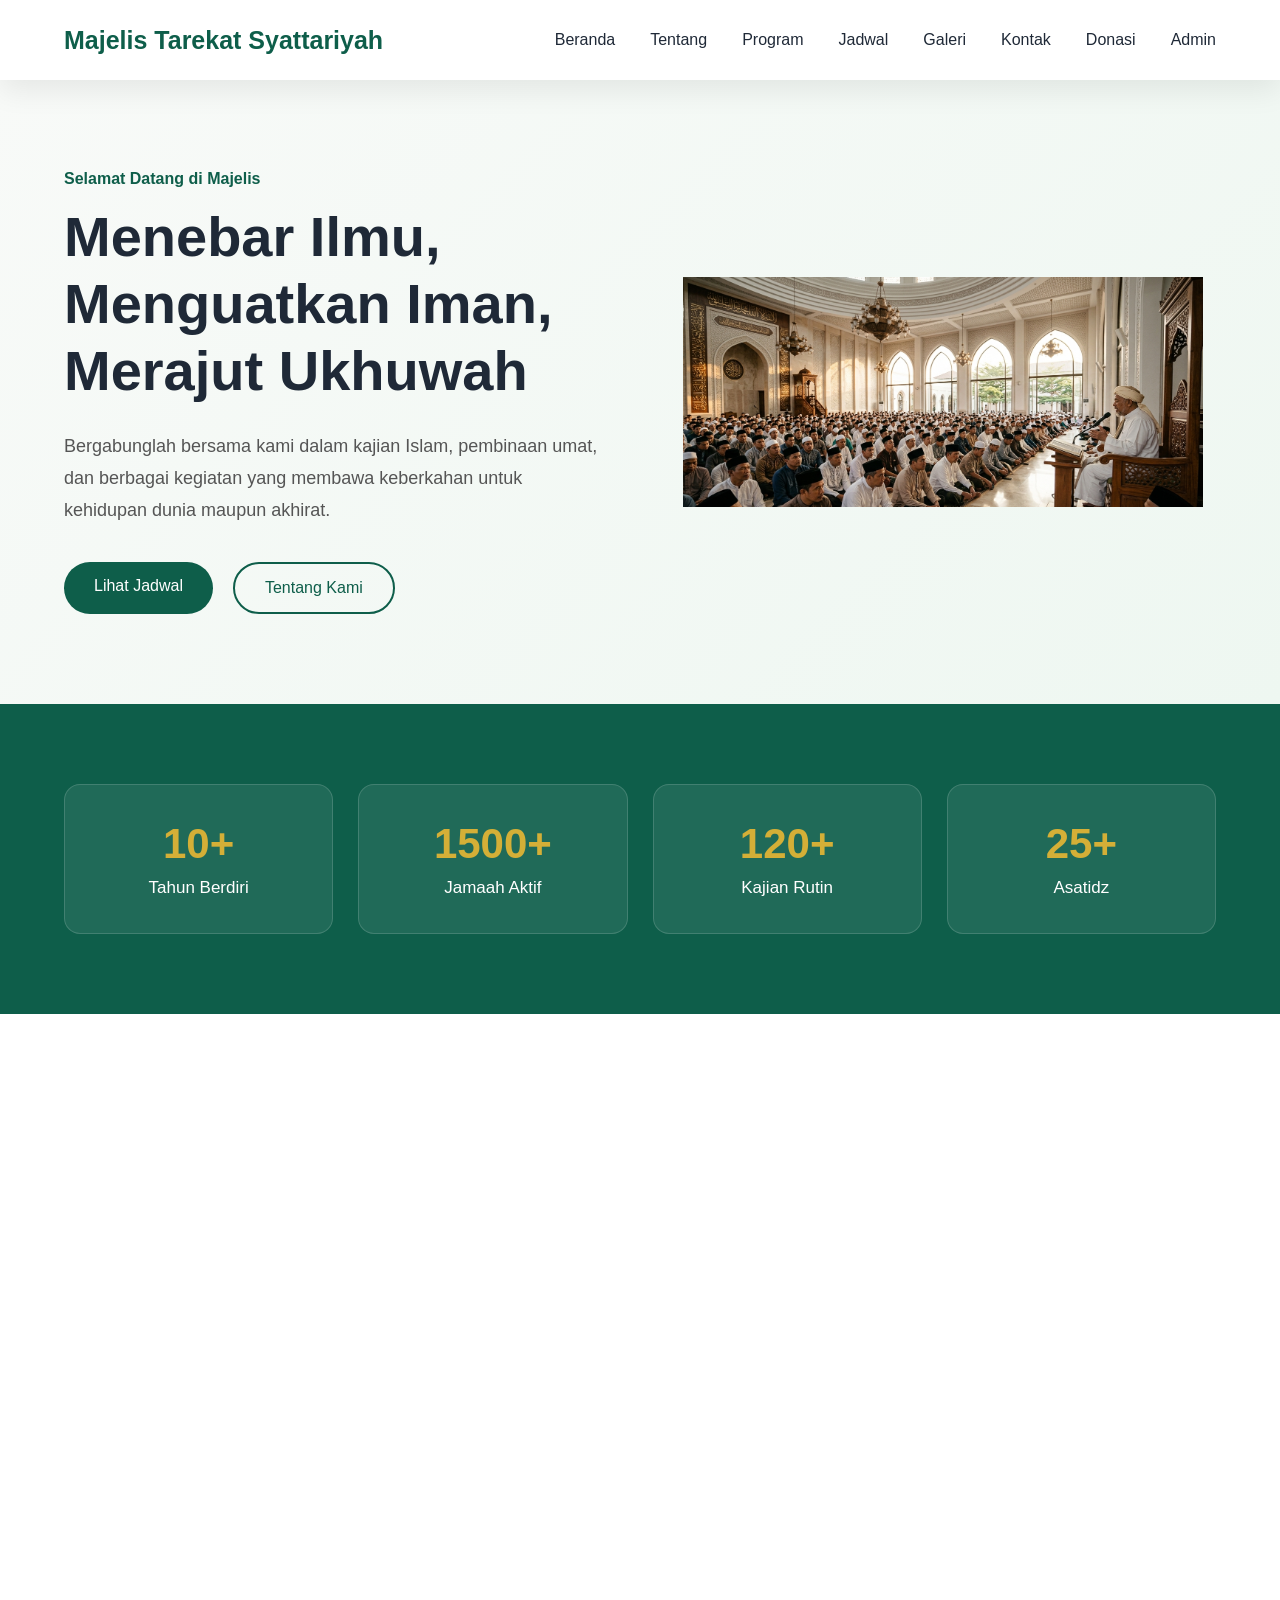
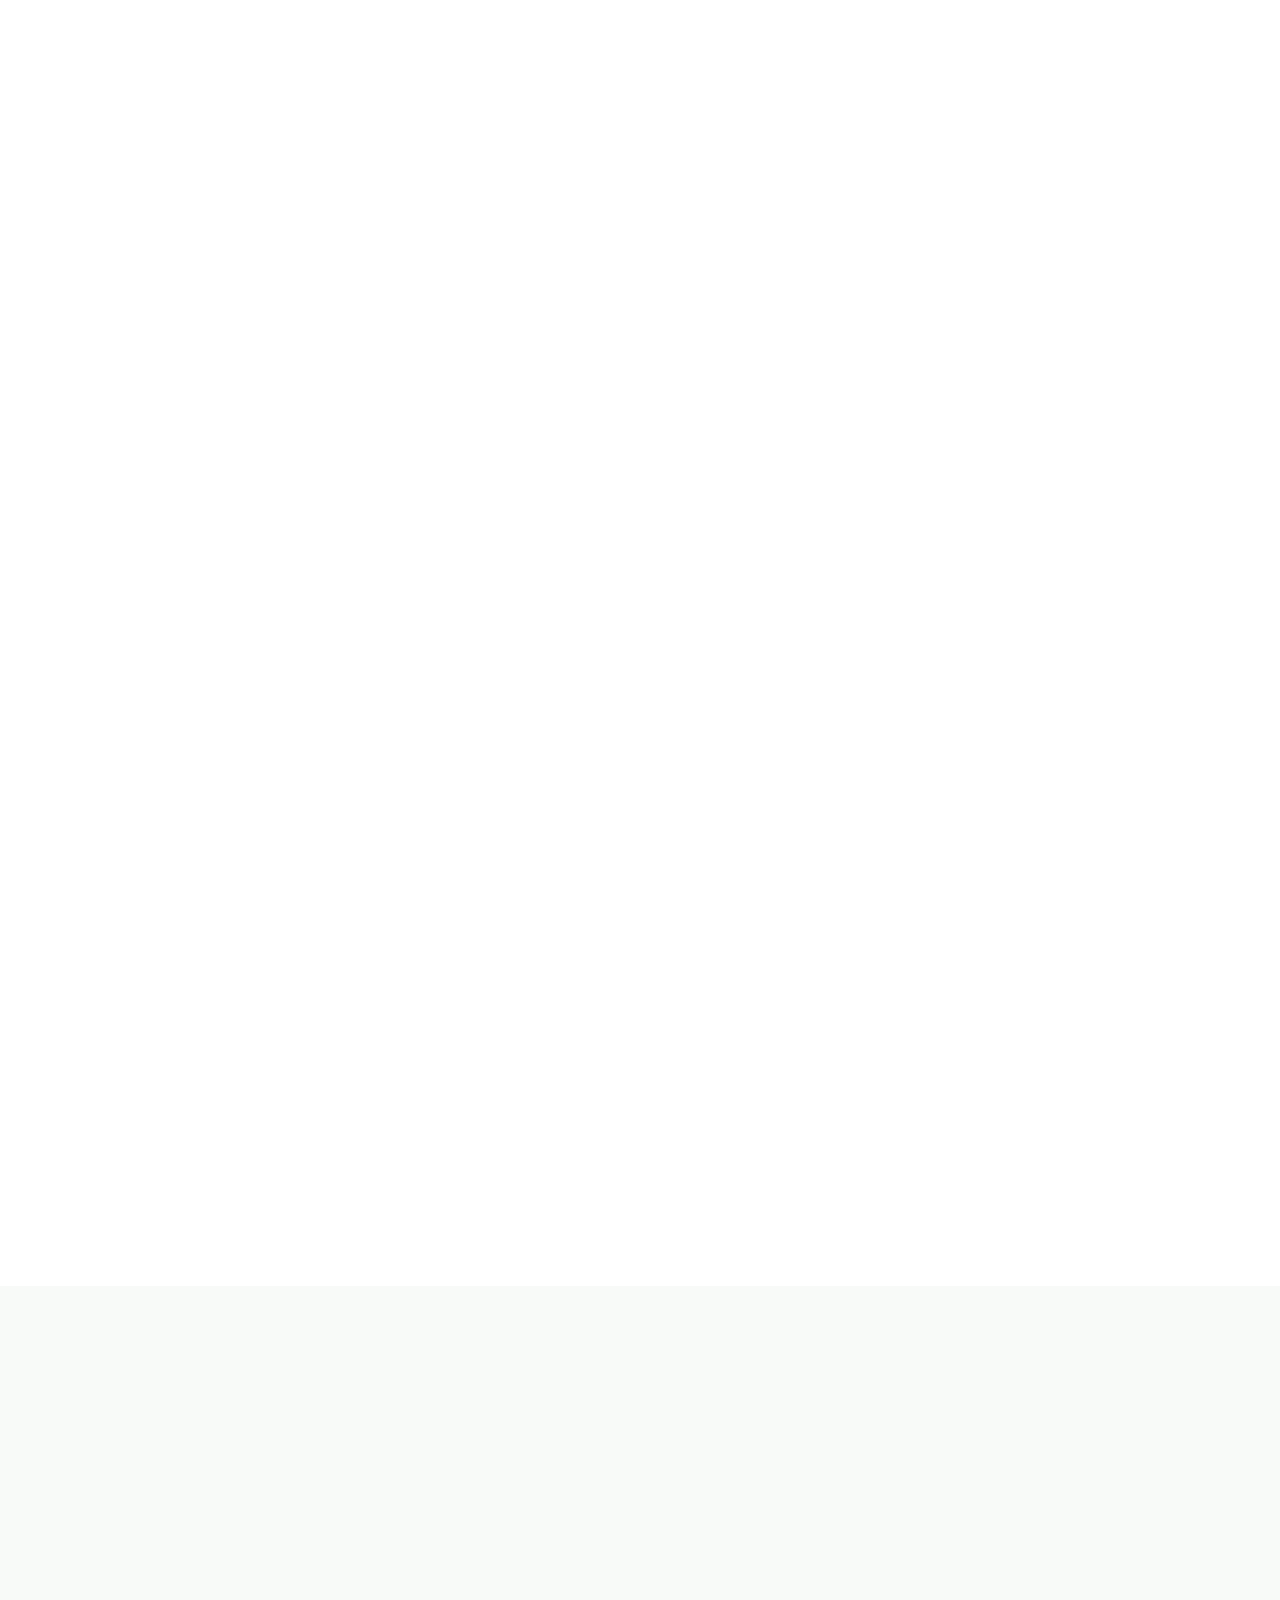
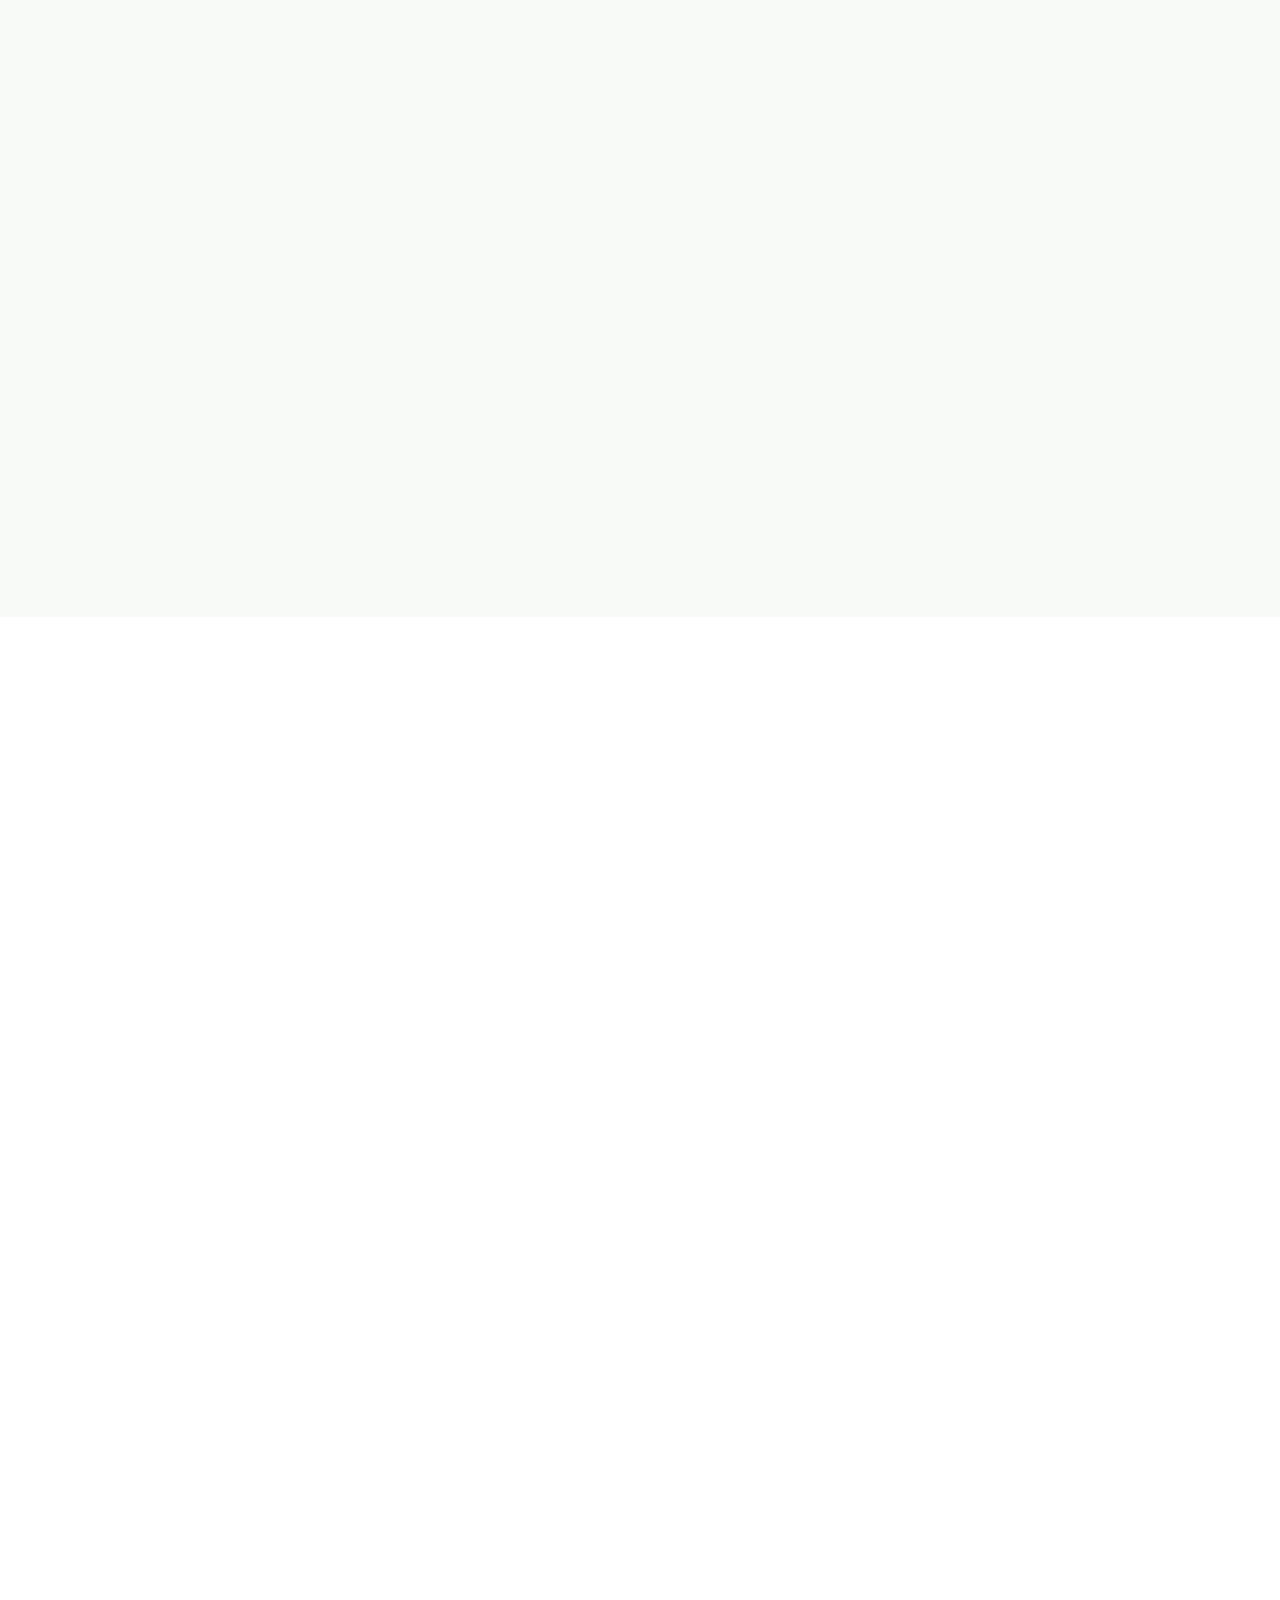
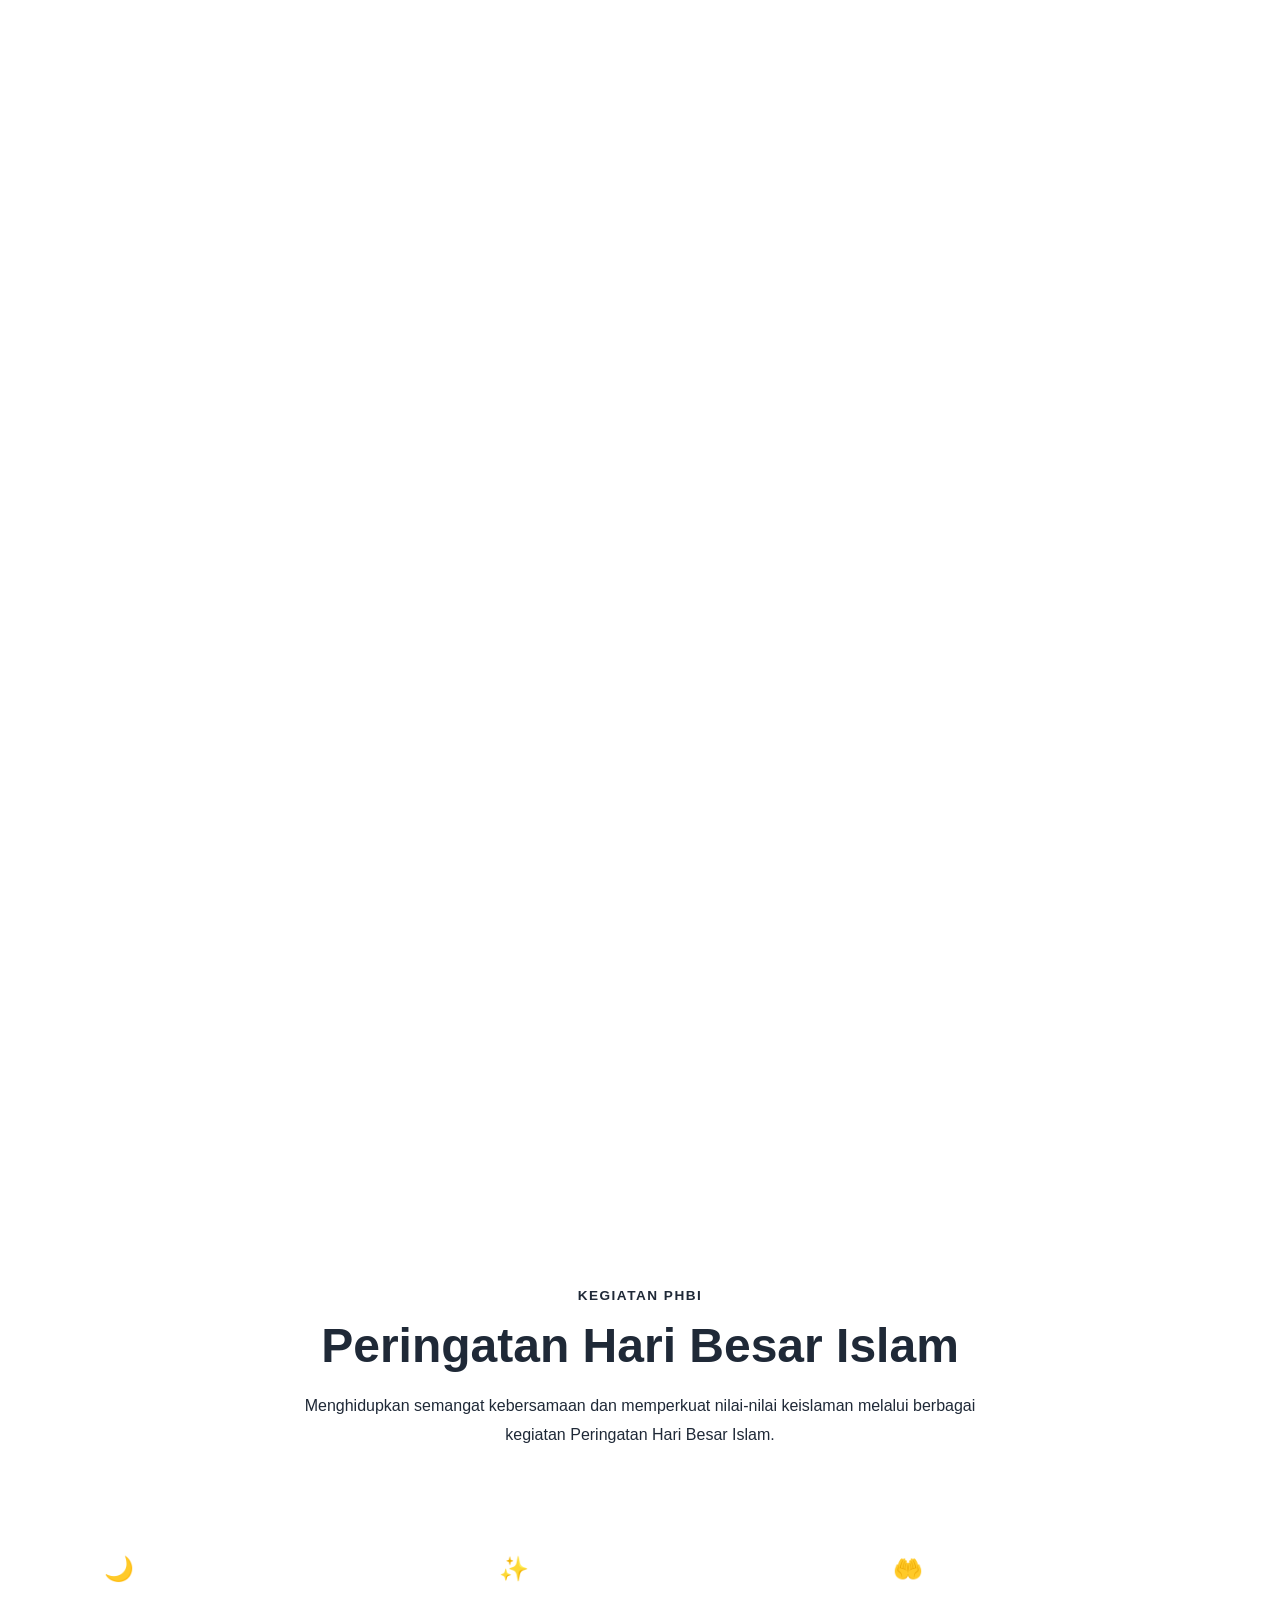
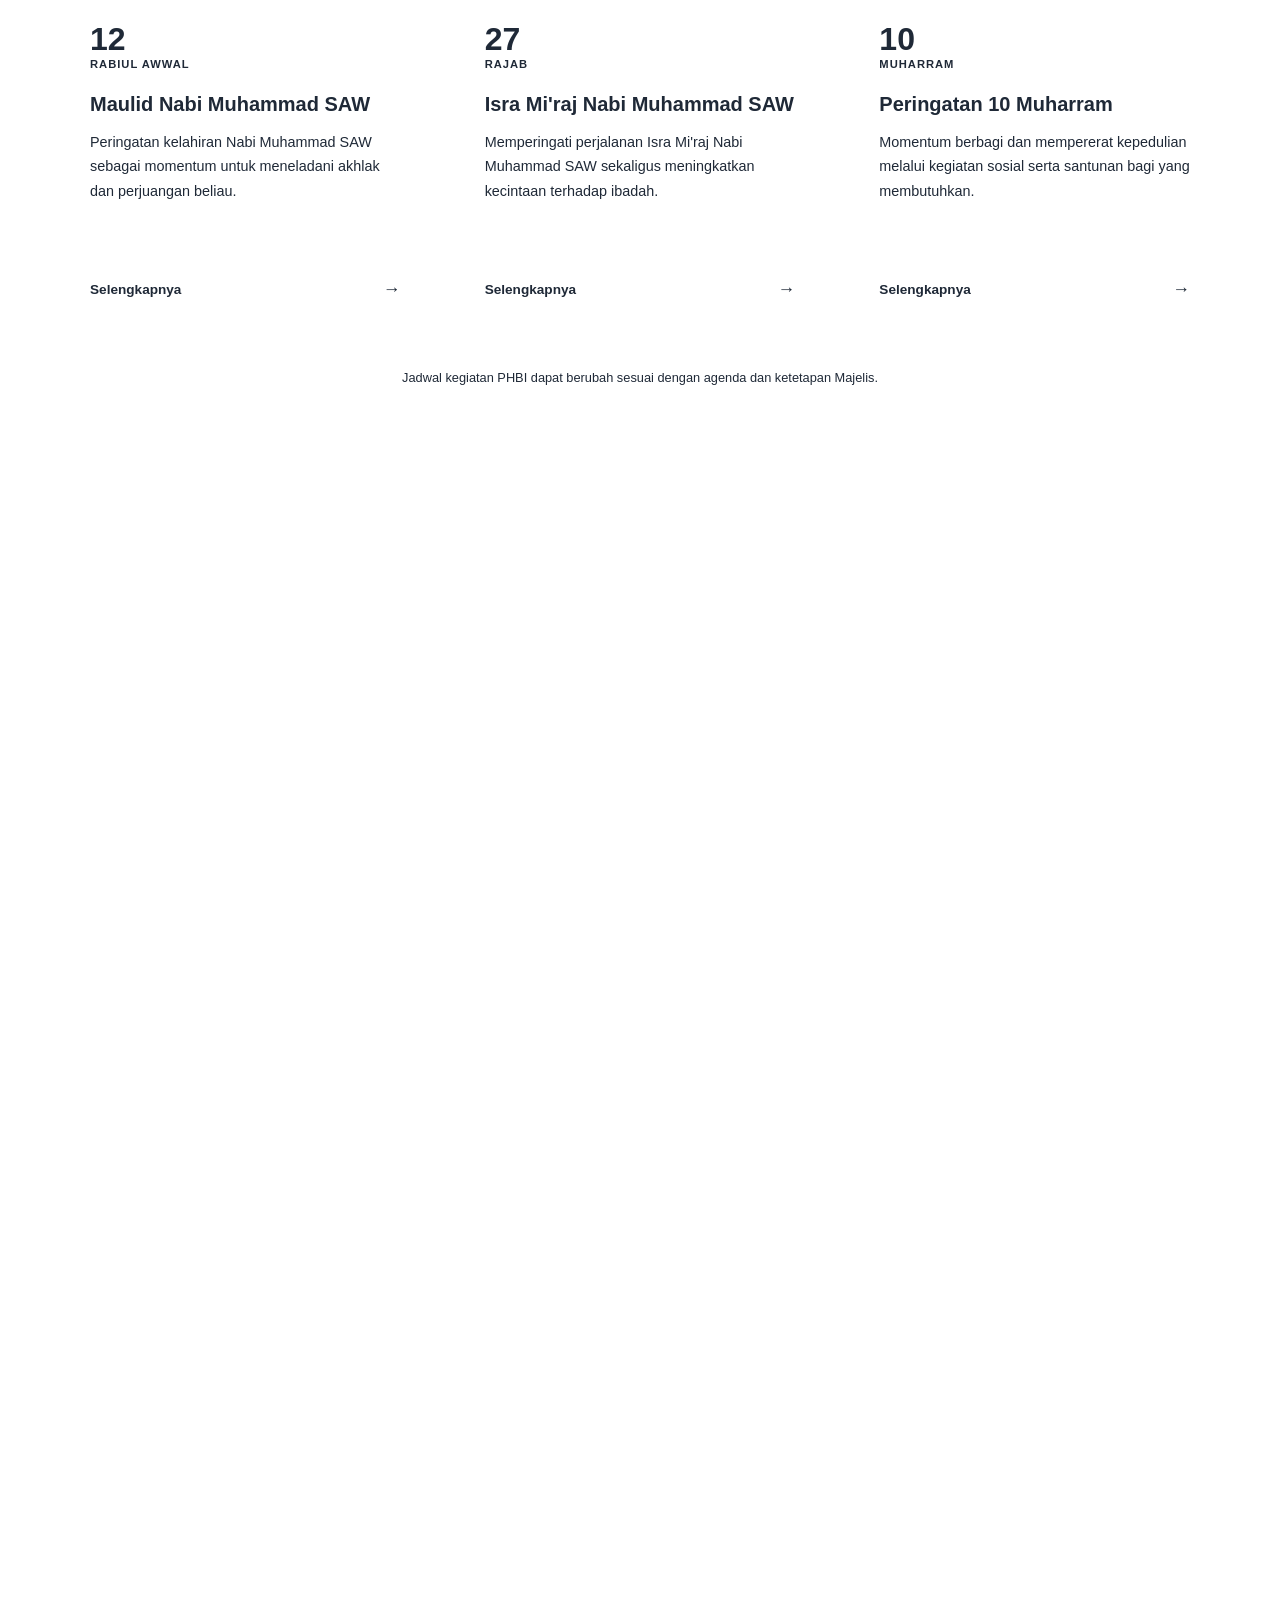
<file: index.html>
<!DOCTYPE html>
<html lang="id">
<head>
    <meta charset="UTF-8">
    <meta name="viewport" content="width=device-width, initial-scale=1.0">

    <title>Majelis</title>

    <link rel="stylesheet" href="css/variables.css">
    <link rel="stylesheet" href="css/components.css">
    <link rel="stylesheet" href="css/style.css">
    <link rel="stylesheet" href="css/animations.css">
    <link rel="stylesheet" href="css/responsive.css">
</head>
<body>

    <div id="app"></div>

    <script type="module" src="js/app.js"></script>
    <script type="module" src="js/utils/animation.js"></script>

</body>
</html>
</file>
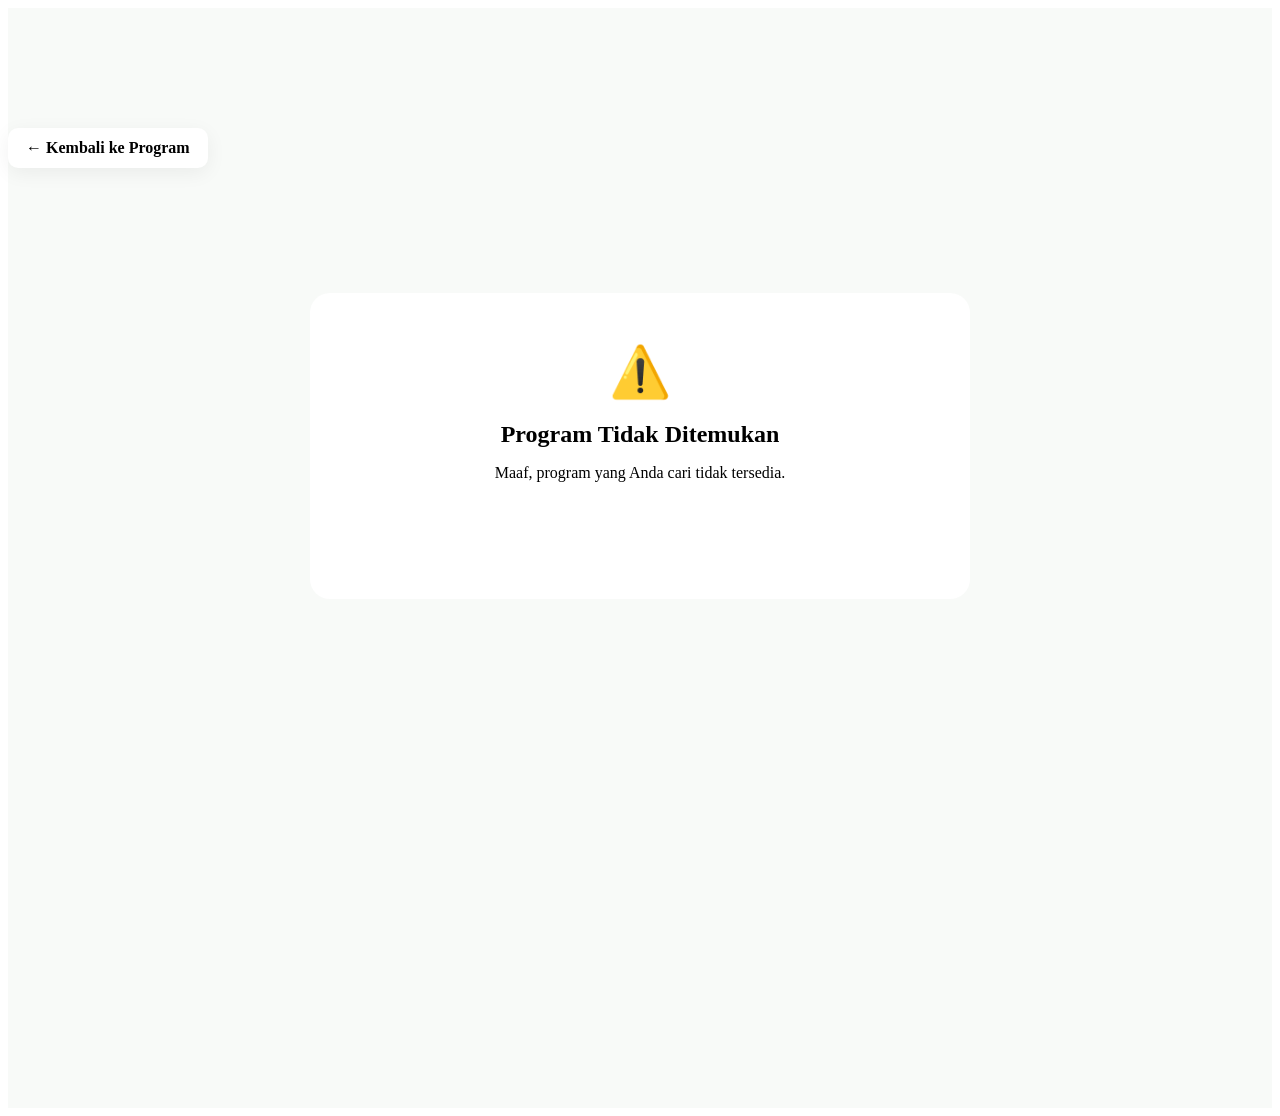
<file: html/detail-program.html>
<!DOCTYPE html>
<html lang="id">

<head>

    <meta charset="UTF-8">

    <meta name="viewport" content="width=device-width, initial-scale=1.0">

    <title>Detail Program | Majelis</title>

    <!-- <link rel="stylesheet" href="css/global.css"> -->
    <link rel="stylesheet" href="../css/program-detail.css">

</head>

<body>

    <main>

        <section class="program-detail">

            <div class="container">

                <a href="../index.html#program" class="back-button">
                    ← Kembali ke Program
                </a>

                <div id="program-detail-content">

                    <!-- Konten diisi oleh JavaScript -->

                </div>

            </div>

        </section>

    </main>

    <script type="module" src="../js/sections/program-detail.js"></script>

</body>

</html>
</file>
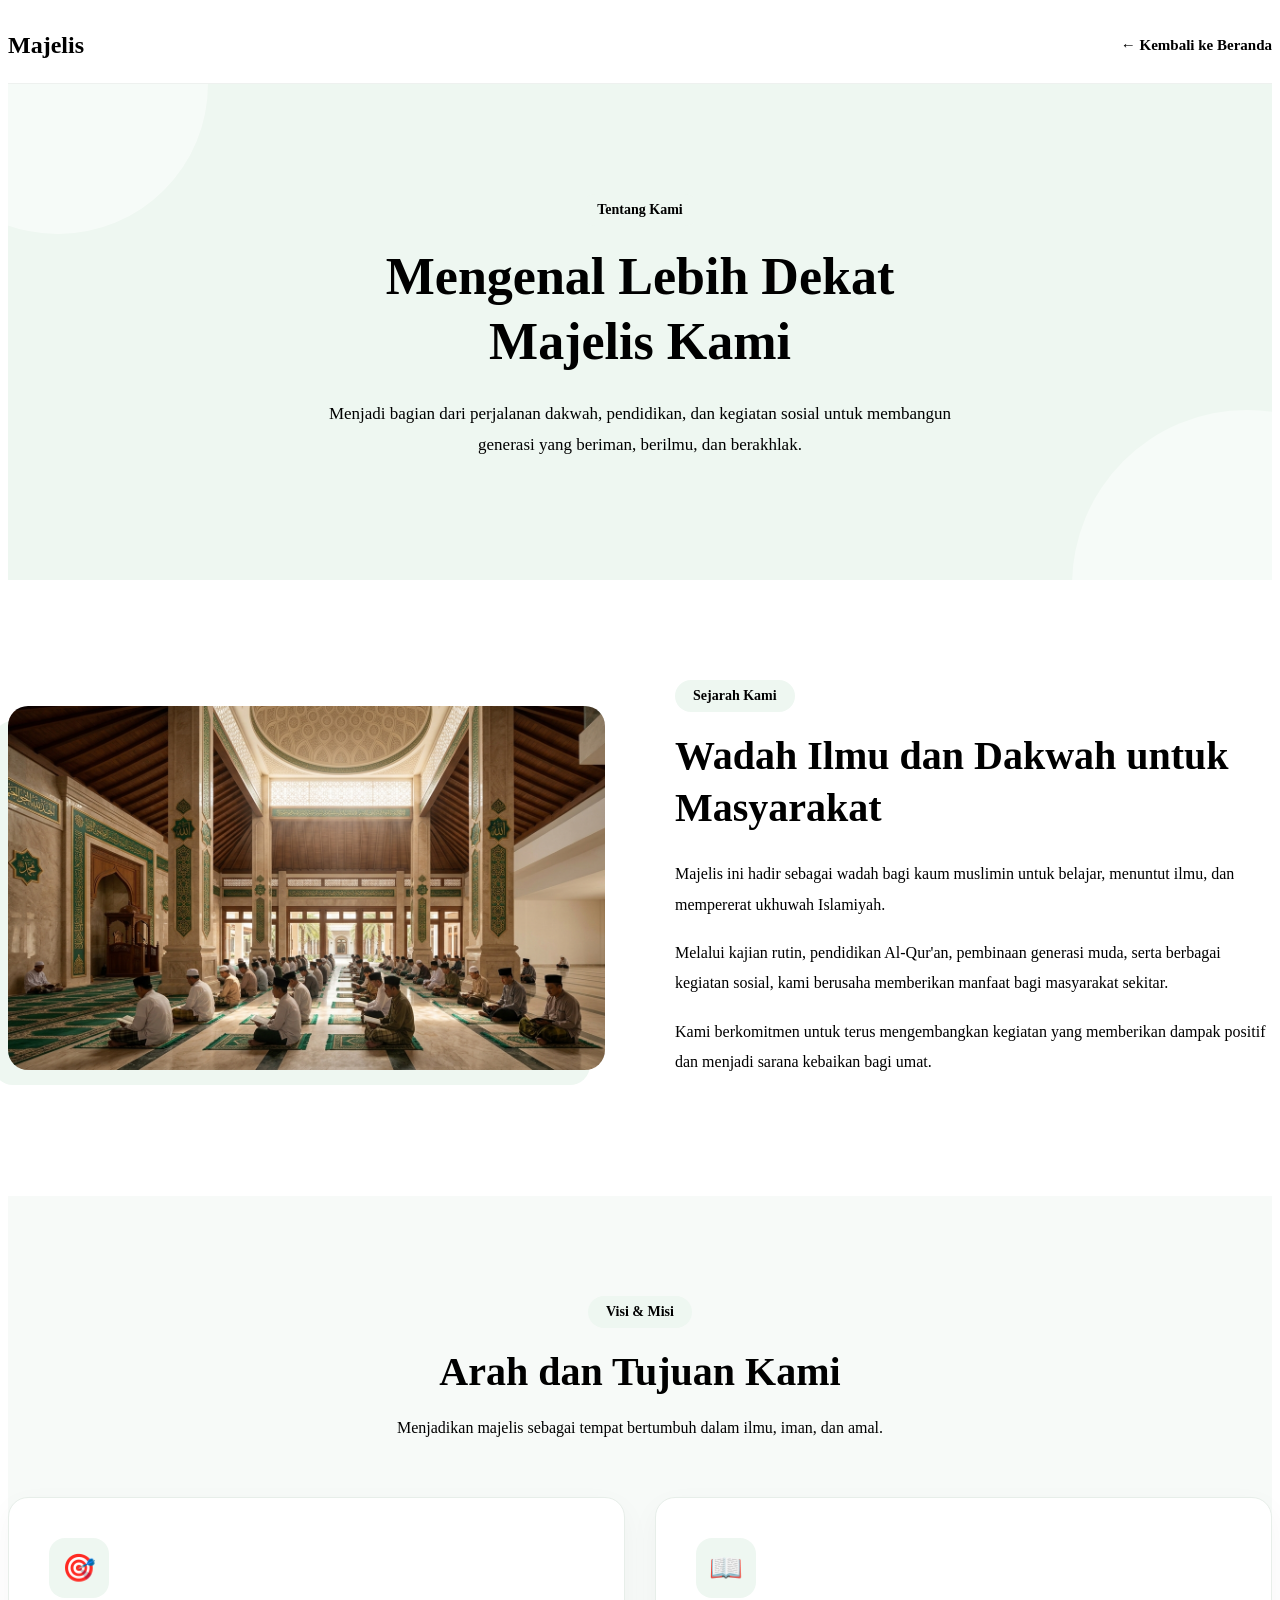
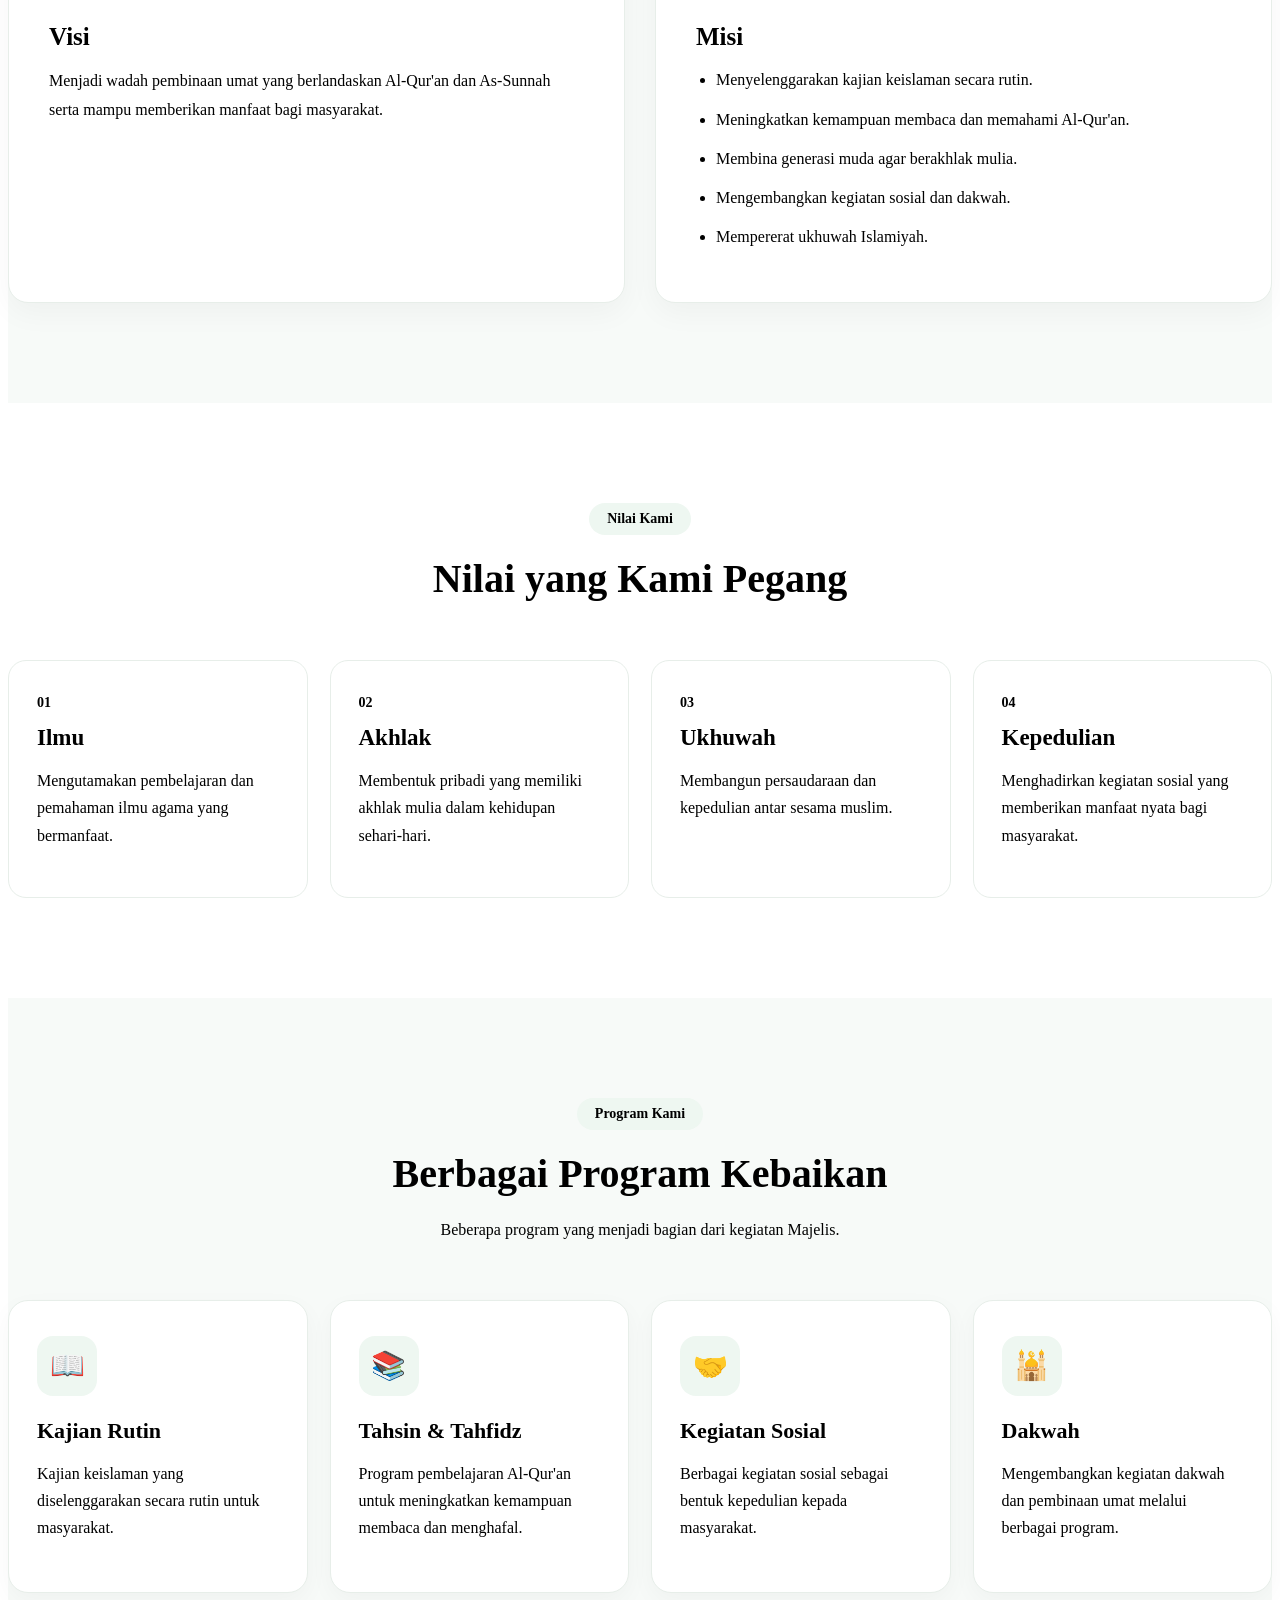
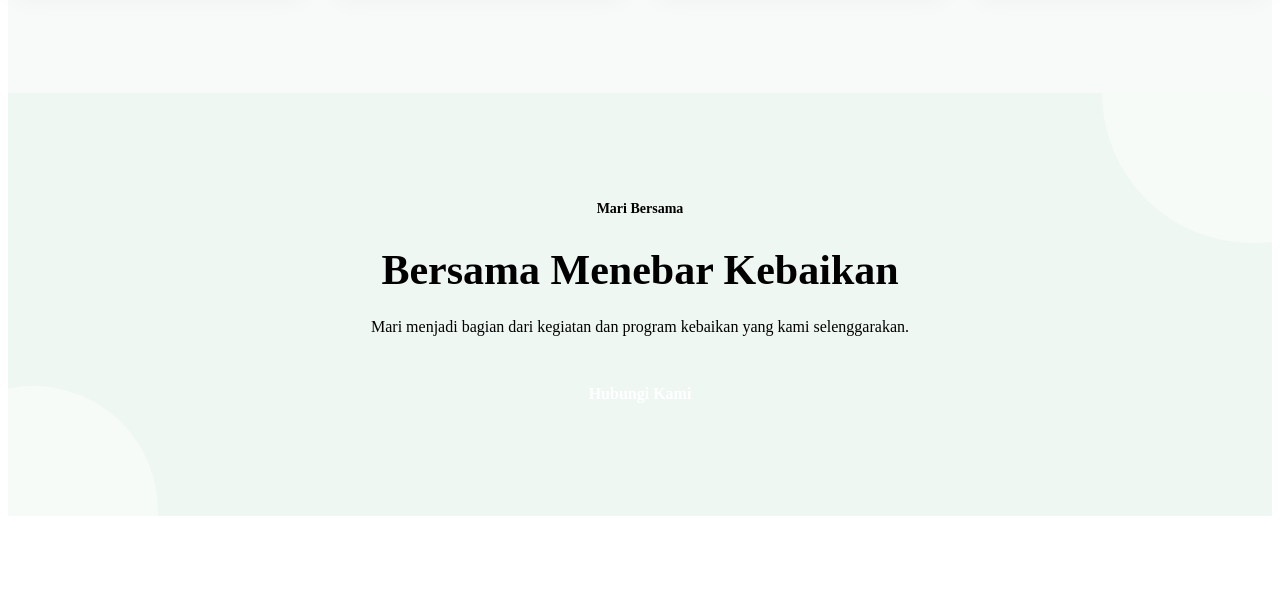
<file: html/tentang.html>
<!DOCTYPE html>
<html lang="id">

<head>

    <meta charset="UTF-8">

    <meta name="viewport" content="width=device-width, initial-scale=1.0">

    <title>Tentang Kami | Majelis</title>

    <link rel="stylesheet" href="../css/tentang.css">
    <link rel="stylesheet" href="../css/tentangres.css">

</head>

<body>

    <!-- =========================
         NAVBAR
    ========================== -->

    <header class="about-navbar">

        <div class="container navbar-content">

            <a href="../index.html" class="logo">
                Majelis
            </a>

            <a href="../index.html" class="back-home">
                ← Kembali ke Beranda
            </a>

        </div>

    </header>


    <!-- =========================
         HERO
    ========================== -->

    <section class="about-hero">

        <div class="container">

            <span class="section-tag">
                Tentang Kami
            </span>

            <h1>
                Mengenal Lebih Dekat
                <span>Majelis Kami</span>
            </h1>

            <p>
                Menjadi bagian dari perjalanan dakwah, pendidikan,
                dan kegiatan sosial untuk membangun generasi
                yang beriman, berilmu, dan berakhlak.
            </p>

        </div>

    </section>


    <!-- =========================
         SEJARAH
    ========================== -->

    <section class="about-history">

        <div class="container about-grid">

            <div class="about-image">

                <img
                    src="../assets/images/about.png"
                    alt="Tentang Majelis"
                >

            </div>

            <div class="about-text">

                <span class="section-tag">
                    Sejarah Kami
                </span>

                <h2>
                    Wadah Ilmu dan Dakwah
                    untuk Masyarakat
                </h2>

                <p>
                    Majelis ini hadir sebagai wadah bagi kaum muslimin
                    untuk belajar, menuntut ilmu, dan mempererat
                    ukhuwah Islamiyah.
                </p>

                <p>
                    Melalui kajian rutin, pendidikan Al-Qur'an,
                    pembinaan generasi muda, serta berbagai kegiatan
                    sosial, kami berusaha memberikan manfaat
                    bagi masyarakat sekitar.
                </p>

                <p>
                    Kami berkomitmen untuk terus mengembangkan
                    kegiatan yang memberikan dampak positif
                    dan menjadi sarana kebaikan bagi umat.
                </p>

            </div>

        </div>

    </section>


    <!-- =========================
         VISI MISI
    ========================== -->

    <section class="vision-mission">

        <div class="container">

            <div class="section-heading">

                <span class="section-tag">
                    Visi & Misi
                </span>

                <h2>
                    Arah dan Tujuan Kami
                </h2>

                <p>
                    Menjadikan majelis sebagai tempat bertumbuh
                    dalam ilmu, iman, dan amal.
                </p>

            </div>


            <div class="vm-grid">

                <!-- VISI -->

                <div class="vm-card">

                    <div class="vm-icon">
                        🎯
                    </div>

                    <h3>
                        Visi
                    </h3>

                    <p>
                        Menjadi wadah pembinaan umat yang berlandaskan
                        Al-Qur'an dan As-Sunnah serta mampu memberikan
                        manfaat bagi masyarakat.
                    </p>

                </div>


                <!-- MISI -->

                <div class="vm-card">

                    <div class="vm-icon">
                        📖
                    </div>

                    <h3>
                        Misi
                    </h3>

                    <ul>

                        <li>
                            Menyelenggarakan kajian keislaman secara rutin.
                        </li>

                        <li>
                            Meningkatkan kemampuan membaca dan memahami Al-Qur'an.
                        </li>

                        <li>
                            Membina generasi muda agar berakhlak mulia.
                        </li>

                        <li>
                            Mengembangkan kegiatan sosial dan dakwah.
                        </li>

                        <li>
                            Mempererat ukhuwah Islamiyah.
                        </li>

                    </ul>

                </div>

            </div>

        </div>

    </section>


    <!-- =========================
         NILAI
    ========================== -->

    <section class="values">

        <div class="container">

            <div class="section-heading">

                <span class="section-tag">
                    Nilai Kami
                </span>

                <h2>
                    Nilai yang Kami Pegang
                </h2>

            </div>


            <div class="values-grid">

                <div class="value-card">

                    <span>01</span>

                    <h3>
                        Ilmu
                    </h3>

                    <p>
                        Mengutamakan pembelajaran dan pemahaman
                        ilmu agama yang bermanfaat.
                    </p>

                </div>


                <div class="value-card">

                    <span>02</span>

                    <h3>
                        Akhlak
                    </h3>

                    <p>
                        Membentuk pribadi yang memiliki akhlak
                        mulia dalam kehidupan sehari-hari.
                    </p>

                </div>


                <div class="value-card">

                    <span>03</span>

                    <h3>
                        Ukhuwah
                    </h3>

                    <p>
                        Membangun persaudaraan dan kepedulian
                        antar sesama muslim.
                    </p>

                </div>


                <div class="value-card">

                    <span>04</span>

                    <h3>
                        Kepedulian
                    </h3>

                    <p>
                        Menghadirkan kegiatan sosial yang memberikan
                        manfaat nyata bagi masyarakat.
                    </p>

                </div>

            </div>

        </div>

    </section>


    <!-- =========================
         PROGRAM
    ========================== -->

    <section class="about-program">

        <div class="container">

            <div class="section-heading">

                <span class="section-tag">
                    Program Kami
                </span>

                <h2>
                    Berbagai Program Kebaikan
                </h2>

                <p>
                    Beberapa program yang menjadi bagian dari
                    kegiatan Majelis.
                </p>

            </div>


            <div class="program-grid">

                <div class="program-card">

                    <div class="program-icon">
                        📖
                    </div>

                    <h3>
                        Kajian Rutin
                    </h3>

                    <p>
                        Kajian keislaman yang diselenggarakan
                        secara rutin untuk masyarakat.
                    </p>

                </div>


                <div class="program-card">

                    <div class="program-icon">
                        📚
                    </div>

                    <h3>
                        Tahsin & Tahfidz
                    </h3>

                    <p>
                        Program pembelajaran Al-Qur'an untuk
                        meningkatkan kemampuan membaca dan menghafal.
                    </p>

                </div>


                <div class="program-card">

                    <div class="program-icon">
                        🤝
                    </div>

                    <h3>
                        Kegiatan Sosial
                    </h3>

                    <p>
                        Berbagai kegiatan sosial sebagai bentuk
                        kepedulian kepada masyarakat.
                    </p>

                </div>


                <div class="program-card">

                    <div class="program-icon">
                        🕌
                    </div>

                    <h3>
                        Dakwah
                    </h3>

                    <p>
                        Mengembangkan kegiatan dakwah dan pembinaan
                        umat melalui berbagai program.
                    </p>

                </div>

            </div>

        </div>

    </section>


    <!-- =========================
         CTA
    ========================== -->

    <section class="about-cta">

        <div class="container">

            <span class="section-tag">
                Mari Bersama
            </span>

            <h2>
                Bersama Menebar Kebaikan
            </h2>

            <p>
                Mari menjadi bagian dari kegiatan dan program
                kebaikan yang kami selenggarakan.
            </p>

            <a href="index.html#kontak" class="btn-primary">
                Hubungi Kami
            </a>

        </div>

    </section>


    <!-- =========================
         FOOTER
    ========================== -->

    <footer class="about-footer">

        <div class="container">

            <p>
                © 2026 Majelis. Semua Hak Dilindungi.
            </p>

        </div>

    </footer>


</body>

</html>
</file>
<file: css/variables.css>
:root{

    --primary:#0E5E4A;
    --primary-dark:#094838;

    --secondary:#D4AF37;

    --white:#ffffff;

    --light:#f8f9fa;

    --dark:#1f2937;

    --text:#555;

    --shadow:0 10px 30px rgba(0,0,0,.08);

    --radius:10px;

    --transition:.3s;

    --container:1200px;

}
</file>
<file: css/components.css>
html,
body {
    width: 100%;
    max-width: 100%;
    overflow-x: hidden;
}

/* ===========================

*        NAVBAR*

=========================== */

.navbar{

    width:100%;

    position:sticky;

    top:0;

    z-index:999;

    background:var(--white);

    box-shadow:var(--shadow);

}

.navbar .container{

    display:flex;

    justify-content:space-between;

    align-items:center;

    height:80px;

}

.logo{

    font-size:25px;

    font-weight:bold;

    color:var(--primary);

}

.nav-menu{

    display:flex;

    gap:35px;

}

.nav-menu a{

    color:var(--dark);

    font-weight:500;

    transition:var(--transition);

}

.nav-menu a:hover{

    color:var(--primary);

}

.btn-donasi{

    background:var(--primary);

    color:white;

    padding:12px 22px;

    border-radius:50px;

    transition:var(--transition);

}

.btn-donasi:hover{

    background:var(--primary-dark);

}

/*=========================

*        HAMBURGER*

==========================*/

.hamburger{

    display:none;

    width:45px;

    height:45px;

    border:none;

    background:none;

    cursor:pointer;

    position:relative;

}

.hamburger span{

    position:absolute;

    left:8px;

    width:28px;

    height:3px;

    background:var(--primary);

    transition:.35s;

}

.hamburger span:nth-child(1){

    top:12px;

}

.hamburger span:nth-child(2){

    top:21px;

}

.hamburger span:nth-child(3){

    top:30px;

}

/* ACTIVE */

.hamburger.active span:nth-child(1){

    transform:rotate(45deg);

    top:21px;

}

.hamburger.active span:nth-child(2){

    opacity:0;

}

.hamburger.active span:nth-child(3){

    transform:rotate(-45deg);

    top:21px;

}

/* ===========================
            HERO
=========================== */

.hero{
    padding:90px 0;
    background:linear-gradient(
        135deg,
        #f8faf8,
        #eef7f1
    )
}

.hero-content{
    display:flex;
    justify-content:space-between;
    align-items:center;
    gap:60px;
}

.hero-text{
    flex:1;
}

.hero-subtitle{
    display:inline-block;
    color:var(--primary);
    font-weight:600;
    margin-bottom:15px;
}

.hero h1{
    font-size:56px;
    line-height:1.2;
    color:var(--dark);
    margin-bottom:25px;
}

.hero p{
    font-size:18px;
    line-height:1.8;
    color:var(--text);
    margin-bottom:35px;
}

.hero-buttons{
    display:flex;
    gap:20px;
}

.btn-primary{
    background:var(--primary);
    color:#fff;
    padding:15px 30px;
    border-radius:50px;
    transition:.3s;
}

.btn-primary:hover{
    background:var(--primary-dark);
}

.btn-secondary{
    border:2px solid var(--primary);
    color:var(--primary);
    padding:15px 30px;
    border-radius:50px;
    transition:.3s;
}

.btn-secondary:hover{

    background:var(--primary);

    color:#fff;

}

.hero-image{

    flex:1;

    display:flex;

    justify-content:center;

}

.hero-image img{

    width:100%;

    max-width:520px;

}

/* ===========================
        STATISTICS
=========================== */

.statistics{

    padding:80px 0;

    background:var(--primary);

}

.statistics-grid{

    display:grid;

    grid-template-columns:repeat(4,1fr);

    gap:25px;

}

.stat-card{

    background:rgba(255,255,255,.08);

    border:1px solid rgba(255,255,255,.15);

    border-radius:16px;

    text-align:center;

    padding:35px 20px;

    transition:.3s;

}

.stat-card:hover{

    transform:translateY(-8px);

    background:rgba(255,255,255,.15);

}

.stat-card h2{

    font-size:42px;

    color:var(--secondary);

    margin-bottom:10px;

}

.stat-card p{

    color:white;

    font-size:17px;

}

/* ===========================
            ABOUT
=========================== */

.about{

    padding:100px 0;

    background:#fff;

}

.about-content{

    display:flex;

    align-items:center;

    gap:70px;

}

.about-image{

    flex:1;

}

.about-image img{

    width:100%;

    border-radius:20px;

    box-shadow:var(--shadow);

}

.about-text{

    flex:1;

}

.section-tag{

    display:inline-block;

    padding:8px 18px;

    background:#eef7f1;

    color:var(--primary);

    border-radius:30px;

    font-weight:600;

    margin-bottom:20px;

}

.about-text h2{

    font-size:42px;

    line-height:1.3;

    margin-bottom:25px;

    color:var(--dark);

}

.about-text p{

    font-size:17px;

    line-height:1.9;

    color:var(--text);

    margin-bottom:20px;

}

.about-list{

    display:grid;

    grid-template-columns:repeat(2,1fr);

    gap:18px;

    margin:35px 0;

}

.about-item{

    display:flex;

    align-items:center;

    gap:10px;

    color:var(--dark);

    font-weight:500;

}

/* ===========================
        PROGRAMS
=========================== */

.programs{

    padding:100px 0;

    background:#f8faf8;

}

.section-header{

    text-align:center;

    margin-bottom:60px;

}

.section-header h2{

    font-size:42px;

    margin:20px 0;

}

.section-header p{

    max-width:650px;

    margin:auto;

    color:var(--text);

    line-height:1.8;

}

.program-grid{

    display:grid;

    grid-template-columns:repeat(3,1fr);

    gap:30px;

}

.program-card{

    background:#fff;

    border-radius:18px;

    padding:35px;

    box-shadow:var(--shadow);

    transition:.3s;

}

.program-card:hover{

    transform:translateY(-10px);

}

.program-icon{

    width:70px;

    height:70px;

    border-radius:50%;

    background:#eef7f1;

    display:flex;

    justify-content:center;

    align-items:center;

    font-size:34px;

    margin-bottom:25px;

}

.program-card h3{

    margin-bottom:18px;

    color:var(--dark);

}

.program-card p{

    line-height:1.8;

    color:var(--text);

    margin-bottom:25px;

}

.program-card a{

    color:var(--primary);

    font-weight:600;

}

/* ===========================
        OPERATIONAL
=========================== */

.operational{

    padding:100px 0;

    background:#f8faf8;

}


/* ===========================
        HEADER
=========================== */

.operational-header{

    max-width:750px;

    margin-left:auto;
    margin-right:auto;

}

.operational-header h2{

    color:var(--dark);

}


/* ===========================
        GRID
=========================== */

.operational-grid{

    display:grid;

    grid-template-columns:repeat(2, 1fr);

    gap:30px;

}


/* ===========================
        CARD
=========================== */

.operational-card{

    position:relative;

    display:flex;

    align-items:flex-start;

    gap:25px;

    padding:35px;

    background:#fff;

    border-radius:20px;

    box-shadow:var(--shadow);

    border:1px solid transparent;

    overflow:hidden;

    transition:
        transform .35s ease,
        box-shadow .35s ease,
        border-color .35s ease;

}


/* Decorative element */

.operational-card::before{

    content:"";

    position:absolute;

    width:120px;

    height:120px;

    right:-55px;

    top:-55px;

    background:rgba(14,94,74,.06);

    border-radius:50%;

    transition:.4s ease;

}


/* Hover */

.operational-card:hover{

    transform:translateY(-8px);

    box-shadow:
        0 18px 40px rgba(0,0,0,.10);

    border-color:rgba(14,94,74,.12);

}

.operational-card:hover::before{

    transform:scale(1.5);

}


/* ===========================
        ICON
=========================== */

.operational-icon{

    position:relative;

    flex-shrink:0;

    width:70px;

    height:70px;

    display:flex;

    justify-content:center;

    align-items:center;

    background:#eef7f1;

    border-radius:18px;

    color:var(--primary);

    transition:
        transform .35s ease,
        background .35s ease;

}

.operational-icon span{

    font-size:32px;

    line-height:1;

}

.operational-card:hover .operational-icon{

    transform:
        translateY(-4px)
        rotate(-3deg);

    background:var(--primary);

}


/* ===========================
        CONTENT
=========================== */

.operational-content{

    position:relative;

    flex:1;

}

.operational-content h3{

    margin-bottom:12px;

    font-size:22px;

    color:var(--dark);

    transition:.3s ease;

}

.operational-card:hover
.operational-content h3{

    color:var(--primary);

}

.operational-content p{

    color:var(--text);

    line-height:1.8;

    font-size:16px;

}


/* ===========================
        SCROLL ANIMATION
=========================== */

.operational .reveal{

    opacity:0;

    transform:translateY(50px);

    transition:
        opacity .8s ease,
        transform .8s ease;

}

.operational .reveal.active{

    opacity:1;

    transform:translateY(0);

}


/* Stagger animation */

.operational-card:nth-child(1){

    transition-delay:.1s;

}

.operational-card:nth-child(2){

    transition-delay:.2s;

}

.operational-card:nth-child(3){

    transition-delay:.3s;

}

.operational-card:nth-child(4){

    transition-delay:.4s;

}

/* ==================================================
   WAKAF TANAH
================================================== */

.waqf {
    padding: 100px 0;
    background: var(--bg-primary);
}


/* ==================================================
   HEADER
================================================== */

.waqf-header {
    max-width: 760px;
    margin: 0 auto 60px;
    text-align: center;
}

.waqf-header .section-label {
    display: inline-block;
    margin-bottom: 14px;

    font-size: 0.85rem;
    font-weight: 700;

    letter-spacing: 1.5px;
    text-transform: uppercase;

    color: var(--primary-color);
}

.waqf-header h2 {
    margin-bottom: 18px;

    font-size: clamp(2rem, 4vw, 3rem);
    line-height: 1.2;

    color: var(--text-primary);
}

.waqf-header p {
    max-width: 680px;
    margin: 0 auto;

    font-size: 1rem;
    line-height: 1.8;

    color: var(--text-secondary);
}


/* ==================================================
   CONTENT
================================================== */

.waqf-content {
    display: grid;

    grid-template-columns: 1.1fr 0.9fr;

    gap: 40px;

    align-items: stretch;
}


/* ==================================================
   IMAGE
================================================== */

.waqf-image {
    position: relative;

    min-height: 500px;

    overflow: hidden;

    border-radius: 24px;

    background: var(--bg-secondary);
}

.waqf-image img {
    width: 100%;
    height: 100%;

    object-fit: cover;

    display: block;

    transition: transform 0.6s ease;
}

.waqf-image:hover img {
    transform: scale(1.05);
}


/* Image Overlay */

.waqf-image-overlay {
    position: absolute;

    left: 24px;
    bottom: 24px;

    padding: 10px 18px;

    border-radius: 50px;

    background: rgba(0, 0, 0, 0.65);

    backdrop-filter: blur(8px);

    color: #fff;

    font-size: 0.85rem;
    font-weight: 600;
}


/* ==================================================
   INFO CARD
================================================== */

.waqf-info {
    display: flex;

    flex-direction: column;

    justify-content: center;

    padding: 40px;

    border-radius: 24px;

    background: var(--bg-secondary);

    border: 1px solid var(--border-color);

    box-shadow: var(--shadow-sm);
}


/* ==================================================
   INFO HEADER
================================================== */

.waqf-badge {
    display: inline-flex;

    width: fit-content;

    margin-bottom: 18px;

    padding: 7px 14px;

    border-radius: 50px;

    background: var(--primary-color);

    color: #fff;

    font-size: 0.75rem;
    font-weight: 700;

    letter-spacing: 0.8px;

    text-transform: uppercase;
}

.waqf-info-header h3 {
    margin: 0;

    font-size: clamp(1.5rem, 3vw, 2.1rem);

    line-height: 1.3;

    color: var(--text-primary);
}


/* ==================================================
   AMOUNT
================================================== */

.waqf-amount {
    display: grid;

    grid-template-columns: 1fr 1fr;

    gap: 20px;

    margin-top: 35px;
}

.waqf-amount-item {
    display: flex;

    flex-direction: column;

    gap: 8px;
}

.waqf-amount-label {
    font-size: 0.85rem;

    color: var(--text-secondary);
}

.waqf-amount-item strong {
    font-size: 1.25rem;

    color: var(--text-primary);
}


/* ==================================================
   PROGRESS
================================================== */

.waqf-progress {
    margin-top: 35px;
}

.waqf-progress-header {
    display: flex;

    justify-content: space-between;
    align-items: center;

    margin-bottom: 10px;

    font-size: 0.9rem;

    color: var(--text-secondary);
}

.waqf-progress-header strong {
    color: var(--primary-color);
}


/* Progress Bar */

.waqf-progress-bar {
    width: 100%;
    height: 10px;

    overflow: hidden;

    border-radius: 50px;

    background: var(--border-color);
}

.waqf-progress-bar span {
    display: block;

    height: 100%;

    border-radius: inherit;

    background: var(--primary-color);

    transition: width 1s ease;
}


/* ==================================================
   BUTTON
================================================== */

.waqf-button {
    display: inline-flex;

    width: fit-content;

    align-items: center;
    justify-content: center;

    gap: 8px;

    margin-top: 35px;

    padding: 13px 24px;

    border-radius: 10px;

    text-decoration: none;

    font-size: 0.95rem;
    font-weight: 600;

    transition:
        transform 0.3s ease,
        box-shadow 0.3s ease;
}

.waqf-button:hover {
    transform: translateY(-3px);

    box-shadow: var(--shadow-md);
}


/* ==================================================
   NOTE
================================================== */

.waqf-note {
    max-width: 700px;

    margin: 35px auto 0;

    text-align: center;
}

.waqf-note p {
    margin: 0;

    font-size: 0.9rem;

    line-height: 1.7;

    color: var(--text-secondary);
}


/* ==================================================
   DETAILS
================================================== */

.waqf-details {
    display: grid;

    grid-template-columns:
        repeat(3, 1fr);

    gap: 20px;

    margin-top: 40px;
}

.waqf-detail-item {
    display: flex;

    align-items: center;

    gap: 15px;

    padding: 20px;

    border-radius: 16px;

    background: var(--bg-secondary);

    border: 1px solid var(--border-color);
}

.waqf-detail-icon {
    display: flex;

    align-items: center;
    justify-content: center;

    width: 42px;
    height: 42px;

    flex-shrink: 0;

    border-radius: 12px;

    background: var(--primary-light);

    font-size: 1.1rem;
}

.waqf-detail-item div {
    display: flex;

    flex-direction: column;

    gap: 4px;
}

.waqf-detail-item div span {
    font-size: 0.75rem;

    color: var(--text-secondary);
}

.waqf-detail-item div strong {
    font-size: 0.9rem;

    color: var(--text-primary);
}

/* ==================================================
   PEMBANGUNAN PONDOK PESANTREN
================================================== */

.pondok {
    padding: 100px 0;
    background: var(--bg-primary);
}


/* ==================================================
   HEADER
================================================== */

.pondok-header {
    max-width: 760px;
    margin: 0 auto 60px;
    text-align: center;
}

.pondok-header .section-label {
    display: inline-block;
    margin-bottom: 14px;

    font-size: 0.85rem;
    font-weight: 700;

    letter-spacing: 1.5px;
    text-transform: uppercase;

    color: var(--primary-color);
}

.pondok-header h2 {
    margin-bottom: 18px;

    font-size: clamp(2rem, 4vw, 3rem);
    line-height: 1.2;

    color: var(--text-primary);
}

.pondok-header p {
    max-width: 680px;
    margin: 0 auto;

    font-size: 1rem;
    line-height: 1.8;

    color: var(--text-secondary);
}


/* ==================================================
   CONTENT
================================================== */

.pondok-content {
    display: grid;

    grid-template-columns: 1.1fr 0.9fr;

    gap: 40px;

    align-items: stretch;
}


/* ==================================================
   IMAGE
================================================== */

.pondok-image {
    position: relative;

    min-height: 500px;

    overflow: hidden;

    border-radius: 24px;

    background: var(--bg-secondary);
}

.pondok-image img {
    width: 100%;
    height: 100%;

    display: block;

    object-fit: cover;

    transition: transform 0.6s ease;
}

.pondok-image:hover img {
    transform: scale(1.05);
}


.pondok-image-overlay {
    position: absolute;

    left: 24px;
    bottom: 24px;

    padding: 10px 18px;

    border-radius: 50px;

    background: rgba(0, 0, 0, 0.65);

    backdrop-filter: blur(8px);

    color: #fff;

    font-size: 0.85rem;
    font-weight: 600;
}


/* ==================================================
   INFO
================================================== */

.pondok-info {
    display: flex;

    flex-direction: column;

    justify-content: center;

    padding: 40px;

    border-radius: 24px;

    background: var(--bg-secondary);

    border: 1px solid var(--border-color);

    box-shadow: var(--shadow-sm);
}


/* ==================================================
   INFO HEADER
================================================== */

.pondok-badge {
    display: inline-flex;

    width: fit-content;

    margin-bottom: 18px;

    padding: 7px 14px;

    border-radius: 50px;

    background: var(--primary-color);

    color: #fff;

    font-size: 0.75rem;
    font-weight: 700;

    letter-spacing: 0.8px;

    text-transform: uppercase;
}

.pondok-info-header h3 {
    margin: 0;

    font-size: clamp(1.5rem, 3vw, 2.1rem);

    line-height: 1.3;

    color: var(--text-primary);
}


/* ==================================================
   AMOUNT
================================================== */

.pondok-amount {
    display: grid;

    grid-template-columns: 1fr 1fr;

    gap: 20px;

    margin-top: 35px;
}

.pondok-amount-item {
    display: flex;

    flex-direction: column;

    gap: 8px;
}

.pondok-amount-label {
    font-size: 0.85rem;

    color: var(--text-secondary);
}

.pondok-amount-item strong {
    font-size: 1.25rem;

    color: var(--text-primary);
}


/* ==================================================
   PROGRESS
================================================== */

.pondok-progress {
    margin-top: 35px;
}

.pondok-progress-header {
    display: flex;

    justify-content: space-between;
    align-items: center;

    margin-bottom: 10px;

    font-size: 0.9rem;

    color: var(--text-secondary);
}

.pondok-progress-header strong {
    color: var(--primary-color);
}


.pondok-progress-bar {
    width: 100%;
    height: 10px;

    overflow: hidden;

    border-radius: 50px;

    background: var(--border-color);
}

.pondok-progress-bar span {
    display: block;

    height: 100%;

    border-radius: inherit;

    background: var(--primary-color);

    transition: width 1s ease;
}


/* ==================================================
   BUTTON
================================================== */

.pondok-button {
    display: inline-flex;

    width: fit-content;

    align-items: center;
    justify-content: center;

    gap: 8px;

    margin-top: 35px;

    padding: 13px 24px;

    border-radius: 10px;

    text-decoration: none;

    font-size: 0.95rem;
    font-weight: 600;

    transition:
        transform 0.3s ease,
        box-shadow 0.3s ease;
}

.pondok-button:hover {
    transform: translateY(-3px);

    box-shadow: var(--shadow-md);
}


/* ==================================================
   NOTE
================================================== */

.pondok-note {
    max-width: 700px;

    margin: 35px auto 0;

    text-align: center;
}

.pondok-note p {
    margin: 0;

    font-size: 0.9rem;

    line-height: 1.7;

    color: var(--text-secondary);
}


/* ==================================================
   DETAILS
================================================== */

.pondok-details {
    display: grid;

    grid-template-columns: repeat(3, 1fr);

    gap: 20px;

    margin-top: 40px;
}

.pondok-detail-item {
    display: flex;

    align-items: center;

    gap: 15px;

    padding: 20px;

    border-radius: 16px;

    background: var(--bg-secondary);

    border: 1px solid var(--border-color);
}

.pondok-detail-icon {
    display: flex;

    align-items: center;
    justify-content: center;

    width: 42px;
    height: 42px;

    flex-shrink: 0;

    border-radius: 12px;

    background: var(--primary-light);

    font-size: 1.1rem;
}

.pondok-detail-item div {
    display: flex;

    flex-direction: column;

    gap: 4px;
}

.pondok-detail-item div span {
    font-size: 0.75rem;

    color: var(--text-secondary);
}

.pondok-detail-item div strong {
    font-size: 0.9rem;

    color: var(--text-primary);
}

/* ==================================================
   PHBI
   PERINGATAN HARI BESAR ISLAM
================================================== */

.phbi {
    width: 100%;
    min-height: 100vh;
}

.phbi .container {
    width: 100%;
    max-width: 1200px;
    margin: 0 auto;
    padding: 0 20px;
}


/* ==================================================
   HEADER
================================================== */

.phbi-header {
    max-width: 760px;

    margin: 0 auto 60px;

    text-align: center;
}

.phbi-header .section-label {
    display: inline-block;

    margin-bottom: 14px;

    font-size: 0.85rem;
    font-weight: 700;

    letter-spacing: 1.5px;

    text-transform: uppercase;

    color: var(--primary-color);
}

.phbi-header h2 {
    margin-bottom: 18px;

    font-size: clamp(2rem, 4vw, 3rem);

    line-height: 1.2;

    color: var(--text-primary);
}

.phbi-header p {
    max-width: 680px;

    margin: 0 auto;

    font-size: 1rem;

    line-height: 1.8;

    color: var(--text-secondary);
}


/* ==================================================
   GRID
================================================== */

.phbi-grid {
    display: grid;

    grid-template-columns:
        repeat(3, 1fr);

    gap: 24px;
}


/* ==================================================
   CARD
================================================== */

.phbi-card {
    position: relative;

    display: flex;

    flex-direction: column;

    padding: 30px;

    min-height: 420px;

    border-radius: 22px;

    background: var(--bg-primary);

    border: 1px solid var(--border-color);

    box-shadow: var(--shadow-sm);

    overflow: hidden;

    transition:
        transform 0.3s ease,
        box-shadow 0.3s ease;
}

.phbi-card:hover {
    transform: translateY(-7px);

    box-shadow: var(--shadow-md);
}


/* ==================================================
   ICON
================================================== */

.phbi-card-icon {
    display: flex;

    align-items: center;
    justify-content: center;

    width: 58px;
    height: 58px;

    margin-bottom: 25px;

    border-radius: 16px;

    background: var(--primary-light);

    font-size: 1.5rem;
}


/* ==================================================
   DATE
================================================== */

.phbi-date {
    display: flex;

    flex-direction: column;

    gap: 3px;

    margin-bottom: 20px;
}

.phbi-date strong {
    font-size: 2rem;

    line-height: 1;

    color: var(--primary-color);
}

.phbi-date span {
    font-size: 0.7rem;

    font-weight: 700;

    letter-spacing: 1px;

    color: var(--text-secondary);
}


/* ==================================================
   CONTENT
================================================== */

.phbi-card-content h3 {
    margin-bottom: 12px;

    font-size: 1.25rem;

    line-height: 1.4;

    color: var(--text-primary);
}

.phbi-card-content p {
    margin: 0;

    font-size: 0.9rem;

    line-height: 1.7;

    color: var(--text-secondary);
}


/* ==================================================
   BUTTON
================================================== */

.phbi-button {
    display: flex;

    align-items: center;
    justify-content: space-between;

    width: 100%;

    margin-top: auto;
    padding-top: 25px;

    border: none;

    background: transparent;

    color: var(--primary-color);

    font-family: inherit;

    font-size: 0.85rem;

    font-weight: 700;

    cursor: pointer;

    text-align: left;
}

.phbi-button span {
    font-size: 1.1rem;

    transition: transform 0.3s ease;
}

.phbi-button:hover span {
    transform: translateX(5px);
}


/* ==================================================
   FOOTER
================================================== */

.phbi-footer {
    margin-top: 40px;

    text-align: center;
}

.phbi-footer p {
    margin: 0;

    font-size: 0.8rem;

    color: var(--text-secondary);
}

/* ==================================================
   FINANCIAL SECTION
================================================== */

.financial {
    padding: 100px 0;
    background: linear-gradient(
        180deg,
        #f8fffb 0%,
        #ffffff 50%,
        #f7fcf9 100%
    );
}

/* ==================== HEADER ==================== */

.financial-header {
    max-width: 720px;
    margin: 0 auto 50px;
    text-align: center;
}

.financial-header .section-label {
    display: inline-block;
    margin-bottom: 12px;
    padding: 7px 16px;

    color: #16805c;
    background: #e7f7ef;

    border-radius: 30px;

    font-size: 13px;
    font-weight: 700;
    letter-spacing: 0.8px;
    text-transform: uppercase;
}

.financial-header h2 {
    margin-bottom: 16px;

    color: #123b2d;

    font-size: 36px;
    font-weight: 750;
    line-height: 1.2;
}

.financial-header p {
    color: #6b7f76;

    font-size: 15px;
    line-height: 1.8;
}


/* ==================== SUMMARY ==================== */

.financial-summary {
    display: grid;
    grid-template-columns: repeat(3, 1fr);
    gap: 22px;

    margin-bottom: 50px;
}

.financial-summary-card {
    position: relative;

    display: flex;
    align-items: center;
    gap: 18px;

    padding: 25px;

    background: #ffffff;

    border: 1px solid #e5eee9;
    border-radius: 18px;

    box-shadow:
        0 10px 30px rgba(20, 75, 55, 0.06);

    overflow: hidden;

    transition:
        transform 0.3s ease,
        box-shadow 0.3s ease;
}

.financial-summary-card::before {
    content: "";

    position: absolute;
    left: 0;
    top: 0;
    bottom: 0;

    width: 4px;
}

.financial-summary-card:hover {
    transform: translateY(-5px);

    box-shadow:
        0 15px 35px rgba(20, 75, 55, 0.1);
}


/* ==================== SUMMARY ICON ==================== */

.financial-summary-icon {
    width: 52px;
    height: 52px;

    display: flex;
    align-items: center;
    justify-content: center;

    flex-shrink: 0;

    border-radius: 14px;

    font-size: 25px;
    font-weight: 700;
}


/* PEMASUKAN */

.financial-summary-card.income::before {
    background: #15956b;
}

.financial-summary-card.income
.financial-summary-icon {
    color: #15956b;
    background: #e6f8f0;
}


/* PENGELUARAN */

.financial-summary-card.expense::before {
    background: #dc6b6b;
}

.financial-summary-card.expense
.financial-summary-icon {
    color: #dc6b6b;
    background: #fff0f0;
}


/* SALDO */

.financial-summary-card.balance::before {
    background: #d7a83e;
}

.financial-summary-card.balance
.financial-summary-icon {
    color: #b98518;
    background: #fff7df;
}


/* ==================== SUMMARY TEXT ==================== */

.financial-summary-label {
    display: block;

    margin-bottom: 6px;

    color: #788b83;

    font-size: 13px;
    font-weight: 600;
}

.financial-summary-card strong {
    display: block;

    color: #173f31;

    font-size: 21px;
    font-weight: 750;
}


/* ==================== FINANCIAL BOX ==================== */

.financial-section {
    margin-bottom: 35px;

    background: #ffffff;

    border: 1px solid #e5eee9;
    border-radius: 20px;

    box-shadow:
        0 10px 35px rgba(20, 75, 55, 0.055);

    overflow: hidden;
}


/* ==================== SECTION HEADER ==================== */

.financial-section-header {
    display: flex;
    align-items: center;
    justify-content: space-between;

    padding: 25px 28px;

    border-bottom: 1px solid #edf2ef;

    background: linear-gradient(
        135deg,
        #ffffff 0%,
        #f8fcfa 100%
    );
}

.financial-section-label {
    display: block;

    margin-bottom: 5px;

    color: #15956b;

    font-size: 12px;
    font-weight: 700;
    letter-spacing: 0.7px;
    text-transform: uppercase;
}

.financial-section-header h3 {
    margin: 0;

    color: #173f31;

    font-size: 21px;
    font-weight: 700;
}

.financial-section-header > strong {
    color: #15956b;

    font-size: 18px;
    font-weight: 750;
}


/* ==================== TABLE ==================== */

.financial-table-wrapper {
    width: 100%;
    overflow-x: auto;
}

.financial-table {
    width: 100%;

    border-collapse: collapse;

    font-size: 14px;
}

.financial-table thead {
    background: #123f30;
}

.financial-table th {
    padding: 15px 20px;

    color: #ffffff;

    font-size: 12px;
    font-weight: 700;

    text-align: left;
    text-transform: uppercase;
    letter-spacing: 0.5px;

    white-space: nowrap;
}

.financial-table td {
    padding: 17px 20px;

    color: #52665e;

    border-bottom: 1px solid #edf2ef;

    vertical-align: middle;
}

.financial-table tbody tr {
    transition: background 0.2s ease;
}

.financial-table tbody tr:hover {
    background: #f4fbf7;
}

.financial-table tbody tr:last-child td {
    border-bottom: none;
}


/* ==================== AMOUNT ==================== */

.financial-table .amount {
    color: #15956b;

    font-weight: 750;

    white-space: nowrap;
}


/* ==================== CATEGORY ==================== */

.financial-category {
    display: inline-flex;
    align-items: center;

    padding: 6px 11px;

    border-radius: 20px;

    font-size: 11px;
    font-weight: 700;

    white-space: nowrap;
}

.income-category {
    color: #16805c;
    background: #e5f7ef;
}

.expense-category {
    color: #b85a5a;
    background: #fff0f0;
}


/* ==================== NOTE ==================== */

.financial-note {
    display: flex;
    align-items: flex-start;
    gap: 12px;

    margin-top: 25px;
    padding: 18px 20px;

    background: #f1faf6;

    border: 1px solid #dcefe6;
    border-radius: 14px;
}

.financial-note span {
    font-size: 18px;
}

.financial-note p {
    margin: 0;

    color: #60756c;

    font-size: 13px;
    line-height: 1.7;
}


/* ==================================================
   RESPONSIVE
================================================== */

@media (max-width: 900px) {

    .financial {
        padding: 80px 0;
    }

    .financial-summary {
        grid-template-columns: 1fr;
    }

    .financial-header h2 {
        font-size: 32px;
    }
}


@media (max-width: 600px) {

    .financial {
        padding: 65px 0;
    }

    .financial-header {
        margin-bottom: 35px;
    }

    .financial-header h2 {
        font-size: 27px;
    }

    .financial-header p {
        font-size: 14px;
    }

    .financial-summary {
        gap: 15px;
        margin-bottom: 35px;
    }

    .financial-summary-card {
        padding: 20px;
    }

    .financial-summary-icon {
        width: 45px;
        height: 45px;

        font-size: 21px;
    }

    .financial-summary-card strong {
        font-size: 17px;
    }

    .financial-section {
        border-radius: 15px;
    }

    .financial-section-header {
        padding: 20px;
    }

    .financial-section-header h3 {
        font-size: 18px;
    }

    .financial-section-header > strong {
        font-size: 15px;
    }

    .financial-table {
        min-width: 700px;
    }

    .financial-table th,
    .financial-table td {
        padding: 13px 15px;
    }

    .financial-note {
        padding: 15px;
    }
}

/* ===========================
        SCHEDULE
=========================== */

.schedule{

    padding:100px 0;

    background:#ffffff;

}

.schedule-list{

    display:flex;

    flex-direction:column;

    gap:25px;

}

.schedule-card{

    display:flex;

    justify-content:space-between;

    align-items:center;

    background:#fff;

    border-radius:18px;

    padding:25px 30px;

    box-shadow:var(--shadow);

    transition:.3s;

}

.schedule-card:hover{

    transform:translateX(8px);

}

.schedule-day{

    min-width:180px;

}

.schedule-day h3{

    color:var(--primary);

    margin-bottom:8px;

}

.schedule-day span{

    color:var(--text);

}

.schedule-info{

    flex:1;

}

.schedule-info h4{

    font-size:22px;

    margin-bottom:8px;

}

.schedule-info p{

    color:var(--text);

}

.schedule-action a{

    padding:12px 25px;

    border-radius:40px;

    background:var(--primary);

    color:#fff;

    transition:.3s;

}

.schedule-action a:hover{

    background:var(--primary-dark);

}

/* ===========================
        TEACHERS
=========================== */

.teachers{

    padding:100px 0;

    background:#f8faf8;

}

.teachers-grid{

    display:grid;

    grid-template-columns:repeat(3,1fr);

    gap:35px;

}

.teacher-card{

    background:#fff;

    border-radius:20px;

    padding:35px;

    text-align:center;

    box-shadow:var(--shadow);

    transition:.3s;

}

.teacher-card:hover{

    transform:translateY(-10px);

}

.teacher-card img{

    width:140px;

    height:140px;

    border-radius:50%;

    object-fit:cover;

    border:5px solid var(--primary);

    margin-bottom:25px;

}

.teacher-card h3{

    margin-bottom:10px;

}

.teacher-position{

    display:block;

    color:var(--primary);

    font-weight:600;

    margin-bottom:15px;

}

.teacher-expertise{

    display:inline-block;

    padding:8px 18px;

    border-radius:30px;

    background:#eef7f1;

    color:var(--primary);

    margin-bottom:20px;

    font-size:14px;

}

.teacher-card p{

    line-height:1.8;

    color:var(--text);

}

/* ===========================
        GALLERY
=========================== */

.gallery{

    padding:100px 0;

    background:#ffffff;

}

.gallery-grid{

    display:grid;

    grid-template-columns:repeat(3,1fr);

    gap:25px;

}

.gallery-item{

    position:relative;

    overflow:hidden;

    border-radius:20px;

    cursor:pointer;

}

.gallery-item img{

    width:100%;

    height:320px;

    object-fit:cover;

    display:block;

    transition:.5s;

}

.gallery-overlay{

    position:absolute;

    inset:0;

    background:rgba(14,94,74,.75);

    display:flex;

    justify-content:center;

    align-items:center;

    opacity:0;

    transition:.4s;

}

.gallery-overlay h3{

    color:#fff;

    font-size:22px;

    text-align:center;

}

.gallery-item:hover img{

    transform:scale(1.1);

}

.gallery-item:hover .gallery-overlay{

    opacity:1;

}

/* ===========================
        TESTIMONIALS
=========================== */

.testimonials{

    padding:100px 0;

    background:#f8faf8;

}

.testimonial-grid{

    display:grid;

    grid-template-columns:repeat(3,1fr);

    gap:30px;

}

.testimonial-card{

    background:#fff;

    padding:35px;

    border-radius:20px;

    box-shadow:var(--shadow);

    transition:.3s;

}

.testimonial-card:hover{

    transform:translateY(-8px);

}

.quote{

    font-size:60px;

    color:var(--secondary);

    line-height:1;

    margin-bottom:20px;

}

.testimonial-text{

    color:var(--text);

    line-height:1.9;

    margin-bottom:30px;

}

.testimonial-user{

    display:flex;

    align-items:center;

    gap:15px;

}

.testimonial-user img{

    width:60px;

    height:60px;

    object-fit:cover;

    border-radius:50%;

    border:3px solid var(--primary);

}

.testimonial-user h4{

    margin-bottom:5px;

}

.testimonial-user span{

    color:var(--text);

    font-size:14px;

}

/* ===========================
            FAQ
=========================== */

.faq{

    padding:100px 0;

    background:#ffffff;

}

.faq-list{

    max-width:850px;

    margin:auto;

}

.faq-item{

    border-radius:16px;

    overflow:hidden;

    margin-bottom:20px;

    box-shadow:var(--shadow);

}

.faq-question{

    width:100%;

    border:none;

    background:#fff;

    padding:24px 30px;

    display:flex;

    justify-content:space-between;

    align-items:center;

    cursor:pointer;

    font-size:17px;

    font-weight:600;

    text-align:left;

}

.faq-icon{

    color:var(--primary);

    font-size:28px;

    transition:.3s;

}

.faq-answer{

    max-height:0;

    overflow:hidden;

    transition:.4s ease;

    background:#f8faf8;

}

.faq-answer p{

    padding:25px 30px;

    color:var(--text);

    line-height:1.8;

}

.faq-item.active .faq-answer{

    max-height:250px;

}

.faq-item.active .faq-icon{

    transform:rotate(45deg);

}

/* ===========================
        DONATION
=========================== */

.donation{

    padding:100px 0;

    background:linear-gradient(
        135deg,
        var(--primary),
        var(--primary-dark)
    );

}

.donation-content{

    display:grid;

    grid-template-columns:1.2fr .8fr;

    gap:60px;

    align-items:center;

}

.donation-text{

    color:#fff;

}

.donation-text h2{

    font-size:42px;

    margin:20px 0;

}

.donation-text p{

    line-height:1.9;

    color:rgba(255,255,255,.9);

}

.donation-card{

    background:#fff;

    border-radius:20px;

    padding:35px;

    box-shadow:var(--shadow);

}

.donation-card h3{

    margin-bottom:30px;

    color:var(--primary);

}

.donation-item{

    margin-bottom:25px;

}

.donation-item small{

    display:block;

    color:#888;

    margin-bottom:8px;

}

.donation-item strong{

    font-size:20px;

}

.copy-btn{

    margin-top:15px;

    border:none;

    background:var(--secondary);

    color:#fff;

    padding:10px 18px;

    border-radius:8px;

    cursor:pointer;

    transition:.3s;

}

.copy-btn:hover{

    opacity:.9;

}

/* ===========================
        CONTACT
=========================== */

.contact{

    padding:100px 0;

    background:#f8faf8;

}

.contact-content{

    display:grid;

    grid-template-columns:1fr 1fr;

    gap:50px;

}

.contact-info{

    display:grid;

    gap:20px;

}

.contact-card{

    background:#fff;

    padding:25px;

    border-radius:16px;

    box-shadow:var(--shadow);

}

.contact-card h3{

    color:var(--primary);

    margin-bottom:12px;

}

.contact-card p{

    color:var(--text);

    line-height:1.8;

}

.contact-form{

    background:#fff;

    padding:35px;

    border-radius:20px;

    box-shadow:var(--shadow);

}

.contact-form input,

.contact-form textarea{

    width:100%;

    margin-bottom:20px;

    padding:15px;

    border:1px solid #ddd;

    border-radius:10px;

    outline:none;

    font-size:15px;

}

.contact-form input:focus,

.contact-form textarea:focus{

    border-color:var(--primary);

}

.contact-form button{

    border:none;

    cursor:pointer;

}

/* ===========================
            FOOTER
=========================== */

.footer{

    background:#0b2f25;

    color:#fff;

    padding:80px 0 25px;

}

.footer-grid{

    display:grid;

    grid-template-columns:2fr 1fr 1fr 1fr;

    gap:40px;

    margin-bottom:50px;

}

.footer-logo{

    color:var(--secondary);

    margin-bottom:20px;

}

.footer-about p{

    line-height:1.9;

    color:rgba(255,255,255,.8);

}

.footer h3{

    margin-bottom:20px;

    color:var(--secondary);

}

.footer-links,

.social-list{

    display:flex;

    flex-direction:column;

    gap:15px;

}

.footer-links a,

.social-list a{

    color:rgba(255,255,255,.8);

    transition:.3s;

}

.footer-links a:hover,

.social-list a:hover{

    color:var(--secondary);

}

.footer-contact p{

    margin-bottom:15px;

    color:rgba(255,255,255,.8);

}

.footer-bottom{

    border-top:1px solid rgba(255,255,255,.1);

    padding-top:25px;

    text-align:center;

    color:rgba(255,255,255,.7);

}
</file>
<file: css/style.css>
*{
    margin:0;
    padding:0;
    box-sizing:border-box;
}

body{

    font-family:Arial, Helvetica, sans-serif;

    background:#fff;

    color:var(--dark);

}

a{

    text-decoration:none;

    color:inherit;

}

.container{

    width:min(90%, var(--container));

    margin:auto;

}
</file>
<file: css/animations.css>
/* ========================================
   GLOBAL
======================================== */

html {
    scroll-behavior: smooth;
}


/* ========================================
   REVEAL BASE
======================================== */

.fade-up,
.fade-left,
.fade-right,
.zoom {
    opacity: 0;

    transition:
        opacity 0.8s ease,
        transform 0.8s ease;

    will-change: opacity, transform;
}


/* ========================================
   SCROLL DOWN
======================================== */

.fade-up {
    transform: translateY(70px);
}

.fade-left {
    transform: translateX(-70px);
}

.fade-right {
    transform: translateX(70px);
}

.zoom {
    transform: scale(0.85);
}


/* ========================================
   SCROLL UP
======================================== */

.fade-up.from-top {
    transform: translateY(-70px);
}

.fade-left.from-top {
    transform: translateX(70px);
}

.fade-right.from-top {
    transform: translateX(-70px);
}

.zoom.from-top {
    transform: scale(1.15);
}


/* ========================================
   SHOW
======================================== */

.fade-up.show,
.fade-left.show,
.fade-right.show,
.zoom.show {
    opacity: 1;
    transform: translateX(0) translateY(0) scale(1);
}


/* ========================================
   PAGE LOAD
======================================== */

.page-load {
    animation: pageLoad 1s ease forwards;
}

@keyframes pageLoad {

    from {
        opacity: 0;
        transform: translateY(-60px);
    }

    to {
        opacity: 1;
        transform: translateY(0);
    }

}


/* ========================================
   BUTTON
======================================== */

.btn-primary,
.btn-secondary,
.btn-donasi {
    transition: 0.35s ease;
}

.btn-primary:hover,
.btn-secondary:hover,
.btn-donasi:hover {
    transform: translateY(-4px);

    box-shadow:
        0 12px 25px rgba(0, 0, 0, 0.15);
}


/* ========================================
   CARD
======================================== */

.program-card,
.teacher-card,
.stat-card,
.testimonial-card,
.gallery-item,
.schedule-card,
.contact-card,
.faq-item {
    transition:
        transform 0.35s ease,
        box-shadow 0.35s ease;
}

.program-card:hover,
.teacher-card:hover,
.stat-card:hover,
.testimonial-card:hover,
.gallery-item:hover,
.schedule-card:hover,
.contact-card:hover,
.faq-item:hover {
    transform: translateY(-10px);

    box-shadow:
        0 18px 45px rgba(0, 0, 0, 0.12);
}


/* ========================================
   IMAGE
======================================== */

img {
    transition: 0.4s ease;
}

.gallery-item:hover img {
    transform: scale(1.08);
}


/* ========================================
   NAV LINK
======================================== */

.nav-menu a {
    position: relative;
}

.nav-menu a::after {
    content: "";

    position: absolute;

    left: 0;
    bottom: -8px;

    width: 0;
    height: 2px;

    background: var(--secondary);

    transition: 0.3s;
}

.nav-menu a:hover::after {
    width: 100%;
}
</file>
<file: css/responsive.css>
@media(max-width:768px) {
    .nav-menu {
        display: none;
    }
}

/* HERO */

@media (max-width:768px) {
    .hero-content {
        flex-direction: column-reverse;
        text-align: center;
    }

    .hero h1 {
        font-size: 38px;
    }

    .hero-buttons {
        justify-content: center;
        flex-wrap: wrap;
    }
}

/* ===========================
        STATISTICS
=========================== */

@media(max-width:992px) {
    .statistics-grid {
        grid-template-columns: repeat(2, 1fr);
    }
}

@media(max-width:600px) {
    .statistics-grid {
        grid-template-columns: 1fr;
    }
}

/* ===========================
            ABOUT
=========================== */

@media(max-width:992px) {
    .about-content {
        flex-direction: column;
    }

    .about-text {
        text-align: center;
    }

    .about-list {
        grid-template-columns: 1fr;
    }
}

/* ===========================
        PROGRAMS
=========================== */

@media(max-width:992px) {
    .program-grid {
        grid-template-columns: repeat(2, 1fr);
    }
}

@media(max-width:768px) {
    .program-grid {
        grid-template-columns: 1fr;
    }
}

/* ===========================
        SCHEDULE
=========================== */

@media(max-width:768px) {
    .schedule-card {
        flex-direction: column;
        align-items: flex-start;
        gap: 20px;
    }

    .schedule-day {
        min-width: 100%;
    }
}

/* ===========================
        TEACHERS
=========================== */

@media(max-width:992px) {

    .teachers-grid {

        grid-template-columns: repeat(2, 1fr);

    }

}

@media(max-width:768px) {

    .teachers-grid {

        grid-template-columns: 1fr;

    }

}

/* ===========================
        GALLERY
=========================== */

@media(max-width:992px) {

    .gallery-grid {

        grid-template-columns: repeat(2, 1fr);

    }

}

@media(max-width:768px) {

    .gallery-grid {

        grid-template-columns: 1fr;

    }

}

/* ===========================
        TESTIMONIALS
=========================== */

@media(max-width:992px) {

    .testimonial-grid {

        grid-template-columns: repeat(2, 1fr);

    }

}

@media(max-width:768px) {

    .testimonial-grid {

        grid-template-columns: 1fr;

    }

}

/* ===========================
        DONATION
=========================== */

@media(max-width:992px) {

    .donation-content {

        grid-template-columns: 1fr;

    }

}

/* ===========================
        CONTACT
=========================== */

@media(max-width:992px) {

    .contact-content {

        grid-template-columns: 1fr;

    }

}

/* ===========================
            FOOTER
=========================== */

@media(max-width:992px) {

    .footer-grid {

        grid-template-columns: repeat(2, 1fr);

    }

}

@media(max-width:768px) {

    .footer-grid {

        grid-template-columns: 1fr;

        text-align: center;

    }

}

/* =========================
        MOBILE MENU
========================= */

@media (max-width: 768px) {

    .hamburger {
        display: block;
        flex-shrink: 0;
        position: relative;
        z-index: 1001;
    }

    .navbar .logo {
        font-size: 20px;
    }


    /* =====================
        DESKTOP ACTION
    ===================== */

    .navbar-actions {
        display: none;
    }


    /* =====================
        MOBILE MENU
    ===================== */

    .nav-menu {
        position: fixed;

        top: 0;
        right: 0;

        width: 300px;
        max-width: 85vw;

        height: 100vh;

        background: var(--white);

        display: flex;
        flex-direction: column;

        justify-content: flex-start;
        align-items: flex-start;

        padding: 100px 30px 40px;

        gap: 0;

        box-sizing: border-box;

        transform: translateX(100%);

        transition: transform .4s ease;

        box-shadow: -5px 0 30px rgba(0, 0, 0, .12);

        overflow-y: auto;
        overflow-x: hidden;

        z-index: 1000;
    }


    /* =====================
        MENU ACTIVE
    ===================== */

    .nav-menu.active {
        transform: translateX(0);
    }


    /* =====================
        MENU LINK
    ===================== */

    .nav-menu > a {
        width: 100%;

        box-sizing: border-box;

        padding: 15px 0;

        color: var(--dark);

        border-bottom: 1px solid rgba(0, 0, 0, .06);
    }


    /* =====================
        DONASI
    ===================== */

    .nav-menu .mobile-donasi {
        display: flex;

        width: 100%;

        margin-top: 25px;

        padding: 13px 20px;

        justify-content: center;
        align-items: center;

        background: var(--primary);
        color: var(--white);

        border: none;
        border-radius: 50px;

        font-weight: 600;

        text-decoration: none;
    }


    /* =====================
        ADMIN
    ===================== */

    .nav-menu .mobile-admin {
        display: flex;

        width: 100%;

        margin-top: 12px;

        padding: 13px 20px;

        justify-content: center;
        align-items: center;

        background: var(--primary);
        color: var(--white);

        border: none;
        border-radius: 50px;

        font-weight: 600;

        text-decoration: none;
    }


    /* =====================
        HOVER
    ===================== */

    .nav-menu .mobile-donasi:hover,
    .nav-menu .mobile-admin:hover {
        background: var(--primary-dark);
        color: var(--white);
    }
}

/* ==================================================
        OPERATIONAL - RESPONSIVE
================================================== */


/* =========================
        TABLET
========================= */

@media (max-width: 992px) {

    .operational {
        padding: 80px 0;
    }

    .operational-grid {
        grid-template-columns: repeat(2, 1fr);
        gap: 25px;
    }

    .operational-card {
        padding: 30px;
        gap: 20px;
    }

    .operational-icon {
        width: 60px;
        height: 60px;
        border-radius: 16px;
    }

    .operational-icon span {
        font-size: 28px;
    }

    .operational-content h3 {
        font-size: 20px;
    }

    .operational-content p {
        font-size: 15px;
        line-height: 1.7;
    }

}


/* =========================
        MOBILE
========================= */

@media (max-width: 768px) {

    .operational {
        padding: 70px 0;
    }

    .operational-header {
        margin-bottom: 45px;
        padding: 0 15px;
    }

    .operational-header h2 {
        font-size: 32px;
        line-height: 1.3;
    }

    .operational-header p {
        font-size: 15px;
        line-height: 1.7;
    }

    .operational-grid {
        grid-template-columns: 1fr;
        gap: 20px;
    }

    .operational-card {
        padding: 25px;
        gap: 18px;
    }

    .operational-icon {
        width: 58px;
        height: 58px;
        border-radius: 15px;
    }

    .operational-icon span {
        font-size: 26px;
    }

    .operational-content h3 {
        font-size: 19px;
        margin-bottom: 8px;
    }

    .operational-content p {
        font-size: 15px;
        line-height: 1.7;
    }

}


/* =========================
        SMALL MOBILE
========================= */

@media (max-width: 480px) {

    .operational {
        padding: 60px 0;
    }

    .operational-header {
        margin-bottom: 35px;
        padding: 0 10px;
    }

    .operational-header h2 {
        font-size: 28px;
        line-height: 1.3;
    }

    .operational-header p {
        font-size: 14px;
        line-height: 1.7;
    }

    .operational-card {
        display: flex;
        align-items: flex-start;
        padding: 22px 20px;
        gap: 15px;
        border-radius: 16px;
    }

    .operational-icon {
        width: 52px;
        height: 52px;
        border-radius: 14px;
    }

    .operational-icon span {
        font-size: 23px;
    }

    .operational-content {
        min-width: 0;
    }

    .operational-content h3 {
        font-size: 18px;
        line-height: 1.4;
        margin-bottom: 8px;
    }

    .operational-content p {
        font-size: 14px;
        line-height: 1.7;
    }

}

/* ==================================================
   WAKAF TANAH - TABLET
================================================== */

@media (max-width: 992px) {

    .waqf {
        padding: 80px 0;
    }


    .waqf-content {
        grid-template-columns: 1fr;

        gap: 30px;
    }


    .waqf-image {
        min-height: 420px;
    }


    .waqf-info {
        padding: 35px;
    }

}


/* ==================================================
   WAKAF TANAH - MOBILE
================================================== */

@media (max-width: 768px) {

    .waqf {
        padding: 70px 0;
    }


    .waqf-header {
        margin-bottom: 40px;
    }


    .waqf-header h2 {
        font-size: 2rem;
    }


    .waqf-header p {
        font-size: 0.9rem;

        line-height: 1.7;
    }


    .waqf-image {
        min-height: 320px;

        border-radius: 18px;
    }


    .waqf-info {
        padding: 28px 24px;

        border-radius: 18px;
    }


    .waqf-info-header h3 {
        font-size: 1.5rem;
    }


    .waqf-amount {
        grid-template-columns: 1fr;

        gap: 18px;

        margin-top: 28px;
    }


    .waqf-progress {
        margin-top: 28px;
    }


    .waqf-button {
        width: 100%;

        margin-top: 28px;
    }


    .waqf-details {
        grid-template-columns: 1fr;

        gap: 12px;

        margin-top: 30px;
    }


    .waqf-detail-item {
        padding: 16px;
    }

}


/* ==================================================
   WAKAF TANAH - SMALL MOBILE
================================================== */

@media (max-width: 480px) {

    .waqf {
        padding: 60px 0;
    }


    .waqf-header h2 {
        font-size: 1.7rem;
    }


    .waqf-header p {
        font-size: 0.85rem;
    }


    .waqf-image {
        min-height: 260px;

        border-radius: 16px;
    }


    .waqf-image-overlay {
        left: 15px;
        bottom: 15px;

        padding: 8px 13px;

        font-size: 0.7rem;
    }


    .waqf-info {
        padding: 24px 20px;

        border-radius: 16px;
    }


    .waqf-badge {
        font-size: 0.65rem;
    }


    .waqf-info-header h3 {
        font-size: 1.35rem;
    }


    .waqf-amount-item strong {
        font-size: 1.1rem;
    }


    .waqf-note {
        margin-top: 25px;
    }


    .waqf-note p {
        font-size: 0.8rem;
    }


    .waqf-detail-item {
        gap: 12px;

        padding: 14px;
    }


    .waqf-detail-icon {
        width: 38px;
        height: 38px;

        font-size: 1rem;
    }

}

/* ==================================================
   PONDOK - TABLET
================================================== */

@media (max-width: 992px) {

    .pondok {
        padding: 80px 0;
    }

    .pondok-content {
        grid-template-columns: 1fr;
        gap: 30px;
    }

    .pondok-image {
        min-height: 420px;
    }

    .pondok-info {
        padding: 35px;
    }

}


/* ==================================================
   PONDOK - MOBILE
================================================== */

@media (max-width: 768px) {

    .pondok {
        padding: 70px 0;
    }

    .pondok-header {
        margin-bottom: 40px;
    }

    .pondok-header h2 {
        font-size: 2rem;
    }

    .pondok-header p {
        font-size: 0.9rem;
        line-height: 1.7;
    }

    .pondok-image {
        min-height: 320px;
        border-radius: 18px;
    }

    .pondok-info {
        padding: 28px 24px;
        border-radius: 18px;
    }

    .pondok-info-header h3 {
        font-size: 1.5rem;
    }

    .pondok-amount {
        grid-template-columns: 1fr;
        gap: 18px;
        margin-top: 28px;
    }

    .pondok-progress {
        margin-top: 28px;
    }

    .pondok-button {
        width: 100%;
        margin-top: 28px;
    }

    .pondok-details {
        grid-template-columns: 1fr;
        gap: 12px;
        margin-top: 30px;
    }

}


/* ==================================================
   PONDOK - SMALL MOBILE
================================================== */

@media (max-width: 480px) {

    .pondok {
        padding: 60px 0;
    }

    .pondok-header h2 {
        font-size: 1.7rem;
    }

    .pondok-header p {
        font-size: 0.85rem;
    }

    .pondok-image {
        min-height: 260px;
        border-radius: 16px;
    }

    .pondok-image-overlay {
        left: 15px;
        bottom: 15px;

        padding: 8px 13px;

        font-size: 0.7rem;
    }

    .pondok-info {
        padding: 24px 20px;
        border-radius: 16px;
    }

    .pondok-badge {
        font-size: 0.65rem;
    }

    .pondok-info-header h3 {
        font-size: 1.35rem;
    }

    .pondok-amount-item strong {
        font-size: 1.1rem;
    }

    .pondok-note {
        margin-top: 25px;
    }

    .pondok-note p {
        font-size: 0.8rem;
    }

    .pondok-detail-item {
        gap: 12px;
        padding: 14px;
    }

    .pondok-detail-icon {
        width: 38px;
        height: 38px;
        font-size: 1rem;
    }

}

/* ==================================================
   PHBI - TABLET
================================================== */

@media (max-width: 992px) {

    .phbi {
        padding: 80px 0;
    }

    .phbi-grid {
        grid-template-columns:
            repeat(2, 1fr);
    }

}


/* ==================================================
   PHBI - MOBILE
================================================== */

@media (max-width: 768px) {

    .phbi {
        padding: 70px 0;
    }

    .phbi-header {
        margin-bottom: 40px;
    }

    .phbi-header h2 {
        font-size: 2rem;
    }

    .phbi-header p {
        font-size: 0.9rem;

        line-height: 1.7;
    }

    .phbi-grid {
        grid-template-columns: 1fr;

        gap: 18px;
    }

    .phbi-card {
        min-height: auto;

        padding: 25px;

        border-radius: 18px;
    }

}


/* ==================================================
   PHBI - SMALL MOBILE
================================================== */

@media (max-width: 480px) {

    .phbi {
        padding: 60px 0;
    }

    .phbi-header h2 {
        font-size: 1.7rem;
    }

    .phbi-header p {
        font-size: 0.85rem;
    }

    .phbi-card {
        padding: 22px;
    }

    .phbi-card-icon {
        width: 50px;
        height: 50px;

        margin-bottom: 20px;

        border-radius: 14px;
    }

    .phbi-date strong {
        font-size: 1.8rem;
    }

    .phbi-card-content h3 {
        font-size: 1.15rem;
    }

    .phbi-card-content p {
        font-size: 0.85rem;
    }

}

/* ==================================================
   FINANCIAL - TABLET
================================================== */

@media (max-width: 992px) {

    .financial {
        padding: 80px 0;
    }

    .financial-summary {
        grid-template-columns: 1fr;

        gap: 15px;
    }

}


/* ==================================================
   FINANCIAL - MOBILE
================================================== */

@media (max-width: 768px) {

    .financial {
        padding: 70px 0;
    }

    .financial-header {
        margin-bottom: 40px;
    }

    .financial-header h2 {
        font-size: 2rem;
    }

    .financial-header p {
        font-size: 0.9rem;
    }

    .financial-summary-card {
        padding: 20px;
    }

    .financial-section {
        padding: 22px;

        border-radius: 16px;
    }

    .financial-section-header {
        align-items: flex-start;

        flex-direction: column;

        gap: 10px;
    }

}


/* ==================================================
   FINANCIAL - SMALL MOBILE
================================================== */

@media (max-width: 480px) {

    .financial {
        padding: 60px 0;
    }

    .financial-header h2 {
        font-size: 1.7rem;
    }

    .financial-header p {
        font-size: 0.85rem;
    }

    .financial-summary-card {
        padding: 18px;

        gap: 14px;
    }

    .financial-summary-icon {
        width: 42px;
        height: 42px;

        border-radius: 12px;
    }

    .financial-summary-card strong {
        font-size: 1.05rem;
    }

    .financial-section {
        padding: 18px;
    }

    .financial-section-header h3 {
        font-size: 1.25rem;
    }

    .financial-table {
        min-width: 700px;
    }

}
</file>
<file: css/program-detail.css>
/* ========================================
   PROGRAM DETAIL
======================================== */

.program-detail {

    min-height: 100vh;

    padding: 120px 0 80px;

    background: #f8faf8;

}


/* ========================================
   BACK BUTTON
======================================== */

.back-button {

    display: inline-flex;

    align-items: center;

    gap: 8px;

    margin-bottom: 45px;

    padding: 11px 18px;

    border-radius: 10px;

    background: #ffffff;

    color: var(--primary);

    font-weight: 600;

    text-decoration: none;

    box-shadow: 0 5px 20px rgba(0, 0, 0, 0.06);

    transition: all .3s ease;

}


.back-button:hover {

    transform: translateX(-5px);

    background: var(--primary);

    color: #ffffff;

}


/* ========================================
   HEADER
======================================== */

.program-detail-header {

    max-width: 850px;

    margin: 0 auto 60px;

    text-align: center;

}


.program-detail-icon {

    width: 90px;

    height: 90px;

    margin: 0 auto 25px;

    display: flex;

    align-items: center;

    justify-content: center;

    border-radius: 50%;

    background: #eef7f1;

    font-size: 42px;

    box-shadow:
        0 10px 30px rgba(0, 0, 0, 0.06);

}


.detail-tag {

    display: inline-block;

    padding: 7px 15px;

    border-radius: 30px;

    background: #e7f3eb;

    color: var(--primary);

    font-size: 13px;

    font-weight: 700;

    letter-spacing: 1px;

}


.program-detail-header h1 {

    margin: 18px 0;

    font-size: 46px;

    line-height: 1.2;

    color: var(--dark);

}


.detail-description {

    max-width: 700px;

    margin: auto;

    color: var(--text);

    line-height: 1.8;

    font-size: 17px;

}


/* ========================================
   CONTENT GRID
======================================== */

.program-detail-grid {

    display: grid;

    grid-template-columns: minmax(0, 1fr) 330px;

    gap: 35px;

    align-items: start;

}


/* ========================================
   MAIN CONTENT
======================================== */

.program-detail-main {

    padding: 40px;

    background: #ffffff;

    border-radius: 20px;

    box-shadow: var(--shadow);

}


.program-detail-main h2 {

    margin-bottom: 25px;

    font-size: 27px;

    color: var(--dark);

}


.detail-content p {

    margin-bottom: 20px;

    color: var(--text);

    line-height: 1.9;

}


/* ========================================
   INFORMATION
======================================== */

.program-info {

    padding: 30px;

    background: #ffffff;

    border-radius: 20px;

    box-shadow: var(--shadow);

    position: sticky;

    top: 100px;

}


.program-info h3 {

    margin-bottom: 25px;

    color: var(--dark);

    font-size: 21px;

}


.info-item {

    display: flex;

    align-items: flex-start;

    gap: 14px;

    padding: 18px 0;

    border-bottom: 1px solid #edf2ee;

}


.info-item:last-child {

    border-bottom: none;

}


.info-icon {

    width: 42px;

    height: 42px;

    flex-shrink: 0;

    display: flex;

    align-items: center;

    justify-content: center;

    border-radius: 12px;

    background: #eef7f1;

    font-size: 19px;

}


.info-item small {

    display: block;

    margin-bottom: 5px;

    color: #8a958e;

    font-size: 12px;

}


.info-item strong {

    display: block;

    color: var(--dark);

    font-size: 14px;

    line-height: 1.5;

}


/* ========================================
   NOT FOUND
======================================== */

.program-not-found {

    max-width: 600px;

    margin: 80px auto;

    padding: 50px 30px;

    text-align: center;

    background: #ffffff;

    border-radius: 20px;

    box-shadow: var(--shadow);

}


.not-found-icon {

    font-size: 50px;

    margin-bottom: 20px;

}


.program-not-found h2 {

    margin-bottom: 10px;

    color: var(--dark);

}


.program-not-found p {

    margin-bottom: 25px;

    color: var(--text);

}


.program-not-found a {

    display: inline-block;

    padding: 12px 22px;

    border-radius: 10px;

    background: var(--primary);

    color: #ffffff;

    font-weight: 600;

    text-decoration: none;

    transition: .3s;

}


.program-not-found a:hover {

    transform: translateY(-3px);

}


/* ========================================
   RESPONSIVE
======================================== */

@media (max-width: 850px) {

    .program-detail-grid {

        grid-template-columns: 1fr;

    }

    .program-info {

        position: static;

    }

}


@media (max-width: 600px) {

    .program-detail {

        padding: 100px 0 60px;

    }


    .program-detail-header h1 {

        font-size: 34px;

    }


    .detail-description {

        font-size: 15px;

    }


    .program-detail-main {

        padding: 25px;

    }


    .program-info {

        padding: 25px;

    }


    .program-detail-icon {

        width: 75px;

        height: 75px;

        font-size: 34px;

    }

}
</file>
<file: css/tentang.css>
/* ========================================
   TENTANG KAMI
   STYLE MENYESUAIKAN ABOUT
======================================== */


/* ========================================
   NAVBAR
======================================== */

.about-navbar {
    position: sticky;
    top: 0;
    z-index: 1000;

    background: rgba(255, 255, 255, 0.96);

    border-bottom: 1px solid #eef1ef;

    backdrop-filter: blur(10px);
}

.navbar-content {
    min-height: 75px;

    display: flex;
    align-items: center;
    justify-content: space-between;
}

.logo {
    color: var(--primary);

    font-size: 24px;
    font-weight: 700;

    text-decoration: none;
}

.back-home {
    display: inline-flex;
    align-items: center;
    gap: 8px;

    color: var(--dark);

    font-size: 15px;
    font-weight: 600;

    text-decoration: none;

    transition: 0.3s ease;
}

.back-home:hover {
    color: var(--primary);
}


/* ========================================
   HERO
======================================== */

.about-hero {
    position: relative;

    padding: 110px 0 120px;

    text-align: center;

    background: #eef7f1;

    overflow: hidden;
}


/* dekorasi */

.about-hero::before {
    content: "";

    position: absolute;

    width: 300px;
    height: 300px;

    top: -150px;
    left: -100px;

    background: rgba(255, 255, 255, 0.5);

    border-radius: 50%;
}

.about-hero::after {
    content: "";

    position: absolute;

    width: 350px;
    height: 350px;

    right: -150px;
    bottom: -180px;

    background: rgba(255, 255, 255, 0.45);

    border-radius: 50%;
}

.about-hero .container {
    position: relative;
    z-index: 2;
}

.about-hero .section-tag {
    margin-bottom: 18px;
}

.about-hero h1 {
    max-width: 850px;

    margin: 0 auto;

    color: var(--dark);

    font-size: 52px;

    line-height: 1.25;

    font-weight: 700;
}

.about-hero h1 span {
    display: block;

    color: var(--primary);
}

.about-hero p {
    max-width: 680px;

    margin: 25px auto 0;

    color: var(--text);

    font-size: 17px;

    line-height: 1.8;
}


/* ========================================
   SECTION TAG
======================================== */

.section-tag {
    display: inline-block;

    padding: 8px 18px;

    background: #eef7f1;

    color: var(--primary);

    border-radius: 30px;

    font-size: 14px;

    font-weight: 600;
}


/* ========================================
   SEJARAH
======================================== */

.about-history {
    padding: 100px 0;

    background: #ffffff;
}

.about-grid {
    display: grid;

    grid-template-columns: 1fr 1fr;

    align-items: center;

    gap: 70px;
}

.about-image {
    position: relative;
}

.about-image::before {
    content: "";

    position: absolute;

    width: 100%;
    height: 100%;

    left: -15px;
    top: 15px;

    background: #eef7f1;

    border-radius: 20px;

    z-index: 0;
}

.about-image img {
    position: relative;
    z-index: 1;

    width: 100%;

    display: block;

    border-radius: 20px;

    box-shadow: var(--shadow);
}

.about-text h2 {
    margin: 18px 0 25px;

    color: var(--dark);

    font-size: 40px;

    line-height: 1.3;
}

.about-text p {
    margin-bottom: 18px;

    color: var(--text);

    font-size: 16px;

    line-height: 1.9;
}


/* ========================================
   SECTION HEADING
======================================== */

.section-heading {
    max-width: 700px;

    margin: 0 auto 55px;

    text-align: center;
}

.section-heading h2 {
    margin: 18px 0 15px;

    color: var(--dark);

    font-size: 40px;

    line-height: 1.3;
}

.section-heading p {
    color: var(--text);

    font-size: 16px;

    line-height: 1.8;
}


/* ========================================
   VISI MISI
======================================== */

.vision-mission {
    padding: 100px 0;

    background: #f7faf8;
}

.vm-grid {
    display: grid;

    grid-template-columns: repeat(2, 1fr);

    gap: 30px;
}

.vm-card {
    position: relative;

    padding: 40px;

    background: #ffffff;

    border: 1px solid #e7eee9;

    border-radius: 20px;

    box-shadow: 0 10px 30px rgba(0, 0, 0, 0.04);

    transition: 0.35s ease;
}

.vm-card:hover {
    transform: translateY(-8px);

    border-color: rgba(0, 0, 0, 0.05);

    box-shadow: 0 18px 40px rgba(0, 0, 0, 0.08);
}

.vm-icon {
    width: 60px;
    height: 60px;

    display: flex;

    align-items: center;
    justify-content: center;

    margin-bottom: 22px;

    background: #eef7f1;

    color: var(--primary);

    border-radius: 16px;

    font-size: 27px;
}

.vm-card h3 {
    margin-bottom: 15px;

    color: var(--dark);

    font-size: 25px;
}

.vm-card p {
    color: var(--text);

    line-height: 1.8;
}

.vm-card ul {
    margin: 0;

    padding-left: 20px;
}

.vm-card li {
    margin-bottom: 12px;

    color: var(--text);

    line-height: 1.7;
}


/* ========================================
   VALUES
======================================== */

.values {
    padding: 100px 0;

    background: #ffffff;
}

.values-grid {
    display: grid;

    grid-template-columns: repeat(4, 1fr);

    gap: 22px;
}

.value-card {
    position: relative;

    padding: 32px 28px;

    background: #ffffff;

    border: 1px solid #e7eee9;

    border-radius: 18px;

    transition: 0.35s ease;

    overflow: hidden;
}

.value-card::before {
    content: "";

    position: absolute;

    width: 5px;
    height: 0;

    left: 0;
    bottom: 0;

    background: var(--primary);

    transition: 0.35s ease;
}

.value-card:hover {
    transform: translateY(-8px);

    background: #f9fcfa;

    box-shadow: 0 15px 35px rgba(0, 0, 0, 0.07);
}

.value-card:hover::before {
    height: 100%;
}

.value-card span {
    color: var(--primary);

    font-size: 14px;

    font-weight: 700;
}

.value-card h3 {
    margin: 14px 0 10px;

    color: var(--dark);

    font-size: 23px;
}

.value-card p {
    color: var(--text);

    line-height: 1.7;
}


/* ========================================
   PROGRAM
======================================== */

.about-program {
    padding: 100px 0;

    background: #f7faf8;
}

.program-grid {
    display: grid;

    grid-template-columns: repeat(4, 1fr);

    gap: 22px;
}

.program-card {
    padding: 35px 28px;

    background: #ffffff;

    border: 1px solid #e7eee9;

    border-radius: 20px;

    box-shadow: 0 8px 25px rgba(0, 0, 0, 0.035);

    transition: 0.35s ease;
}

.program-card:hover {
    transform: translateY(-8px);

    box-shadow: 0 18px 40px rgba(0, 0, 0, 0.08);
}

.program-icon {
    width: 60px;
    height: 60px;

    display: flex;

    align-items: center;
    justify-content: center;

    margin-bottom: 20px;

    background: #eef7f1;

    border-radius: 16px;

    font-size: 28px;
}

.program-card h3 {
    margin-bottom: 12px;

    color: var(--dark);

    font-size: 22px;
}

.program-card p {
    color: var(--text);

    line-height: 1.7;
}


/* ========================================
   CTA
======================================== */

.about-cta {
    position: relative;

    padding: 100px 0;

    text-align: center;

    background: #eef7f1;

    overflow: hidden;
}

.about-cta::before {
    content: "";

    position: absolute;

    width: 250px;
    height: 250px;

    left: -100px;
    bottom: -120px;

    background: rgba(255, 255, 255, 0.55);

    border-radius: 50%;
}

.about-cta::after {
    content: "";

    position: absolute;

    width: 300px;
    height: 300px;

    right: -130px;
    top: -150px;

    background: rgba(255, 255, 255, 0.5);

    border-radius: 50%;
}

.about-cta .container {
    position: relative;
    z-index: 2;
}

.about-cta h2 {
    margin: 18px 0 15px;

    color: var(--dark);

    font-size: 42px;

    line-height: 1.3;
}

.about-cta p {
    max-width: 600px;

    margin: 0 auto 30px;

    color: var(--text);

    line-height: 1.8;
}


/* ========================================
   BUTTON
======================================== */

.about-cta .btn-primary {
    display: inline-flex;

    align-items: center;
    justify-content: center;

    padding: 13px 28px;

    background: var(--primary);

    color: #ffffff;

    border-radius: 10px;

    text-decoration: none;

    font-weight: 600;

    transition: 0.3s ease;
}

.about-cta .btn-primary:hover {
    transform: translateY(-3px);

    filter: brightness(0.95);

    box-shadow: 0 10px 25px rgba(0, 0, 0, 0.12);
}


/* ========================================
   FOOTER
======================================== */

.about-footer {
    padding: 30px 0;

    background: var(--dark);

    text-align: center;
}

.about-footer p {
    margin: 0;

    color: #ffffff;

    font-size: 14px;
}


/* ========================================
   RESPONSIVE
======================================== */

@media (max-width: 1000px) {

    .values-grid,
    .program-grid {
        grid-template-columns: repeat(2, 1fr);
    }

}


@media (max-width: 800px) {

    .about-grid {
        grid-template-columns: 1fr;

        gap: 45px;
    }

    .vm-grid {
        grid-template-columns: 1fr;
    }

    .about-hero h1 {
        font-size: 43px;
    }

    .about-text h2,
    .section-heading h2 {
        font-size: 34px;
    }

}


@media (max-width: 600px) {

    .navbar-content {
        min-height: 65px;
    }

    .logo {
        font-size: 21px;
    }

    .back-home {
        font-size: 13px;
    }

    .about-hero {
        padding: 80px 20px 90px;
    }

    .about-hero h1 {
        font-size: 34px;
    }

    .about-hero p {
        font-size: 15px;
    }

    .about-history,
    .vision-mission,
    .values,
    .about-program,
    .about-cta {
        padding: 70px 0;
    }

    .about-text h2,
    .section-heading h2 {
        font-size: 30px;
    }

    .about-text p {
        font-size: 15px;
    }

    .vm-card {
        padding: 28px 22px;
    }

    .values-grid,
    .program-grid {
        grid-template-columns: 1fr;
    }

    .value-card,
    .program-card {
        padding: 28px 22px;
    }

    .about-cta h2 {
        font-size: 32px;
    }

}
</file>
<file: css/tentangres.css>
/* ========================================
   ABOUT PAGE RESPONSIVE
======================================== */

@media (max-width: 900px) {

    .about-hero h1 {
        font-size: 42px;
    }

    .about-grid {
        grid-template-columns: 1fr;
        gap: 40px;
    }

    .vm-grid {
        grid-template-columns: 1fr;
    }

    .values-grid {
        grid-template-columns: repeat(2, 1fr);
    }

    .program-grid {
        grid-template-columns: repeat(2, 1fr);
    }

}


@media (max-width: 600px) {

    .navbar-content {
        min-height: 65px;
    }

    .logo {
        font-size: 21px;
    }

    .back-home {
        font-size: 14px;
    }

    .about-hero {
        padding: 80px 20px;
    }

    .about-hero h1 {
        font-size: 34px;
    }

    .about-hero p {
        font-size: 15px;
    }

    .about-history,
    .vision-mission,
    .values,
    .about-program,
    .about-cta {
        padding: 70px 0;
    }

    .about-text h2,
    .section-heading h2 {
        font-size: 30px;
    }

    .vm-card {
        padding: 28px 22px;
    }

    .values-grid,
    .program-grid {
        grid-template-columns: 1fr;
    }

    .value-card,
    .program-card {
        padding: 28px 22px;
    }

    .about-cta h2 {
        font-size: 32px;
    }

}
</file>
